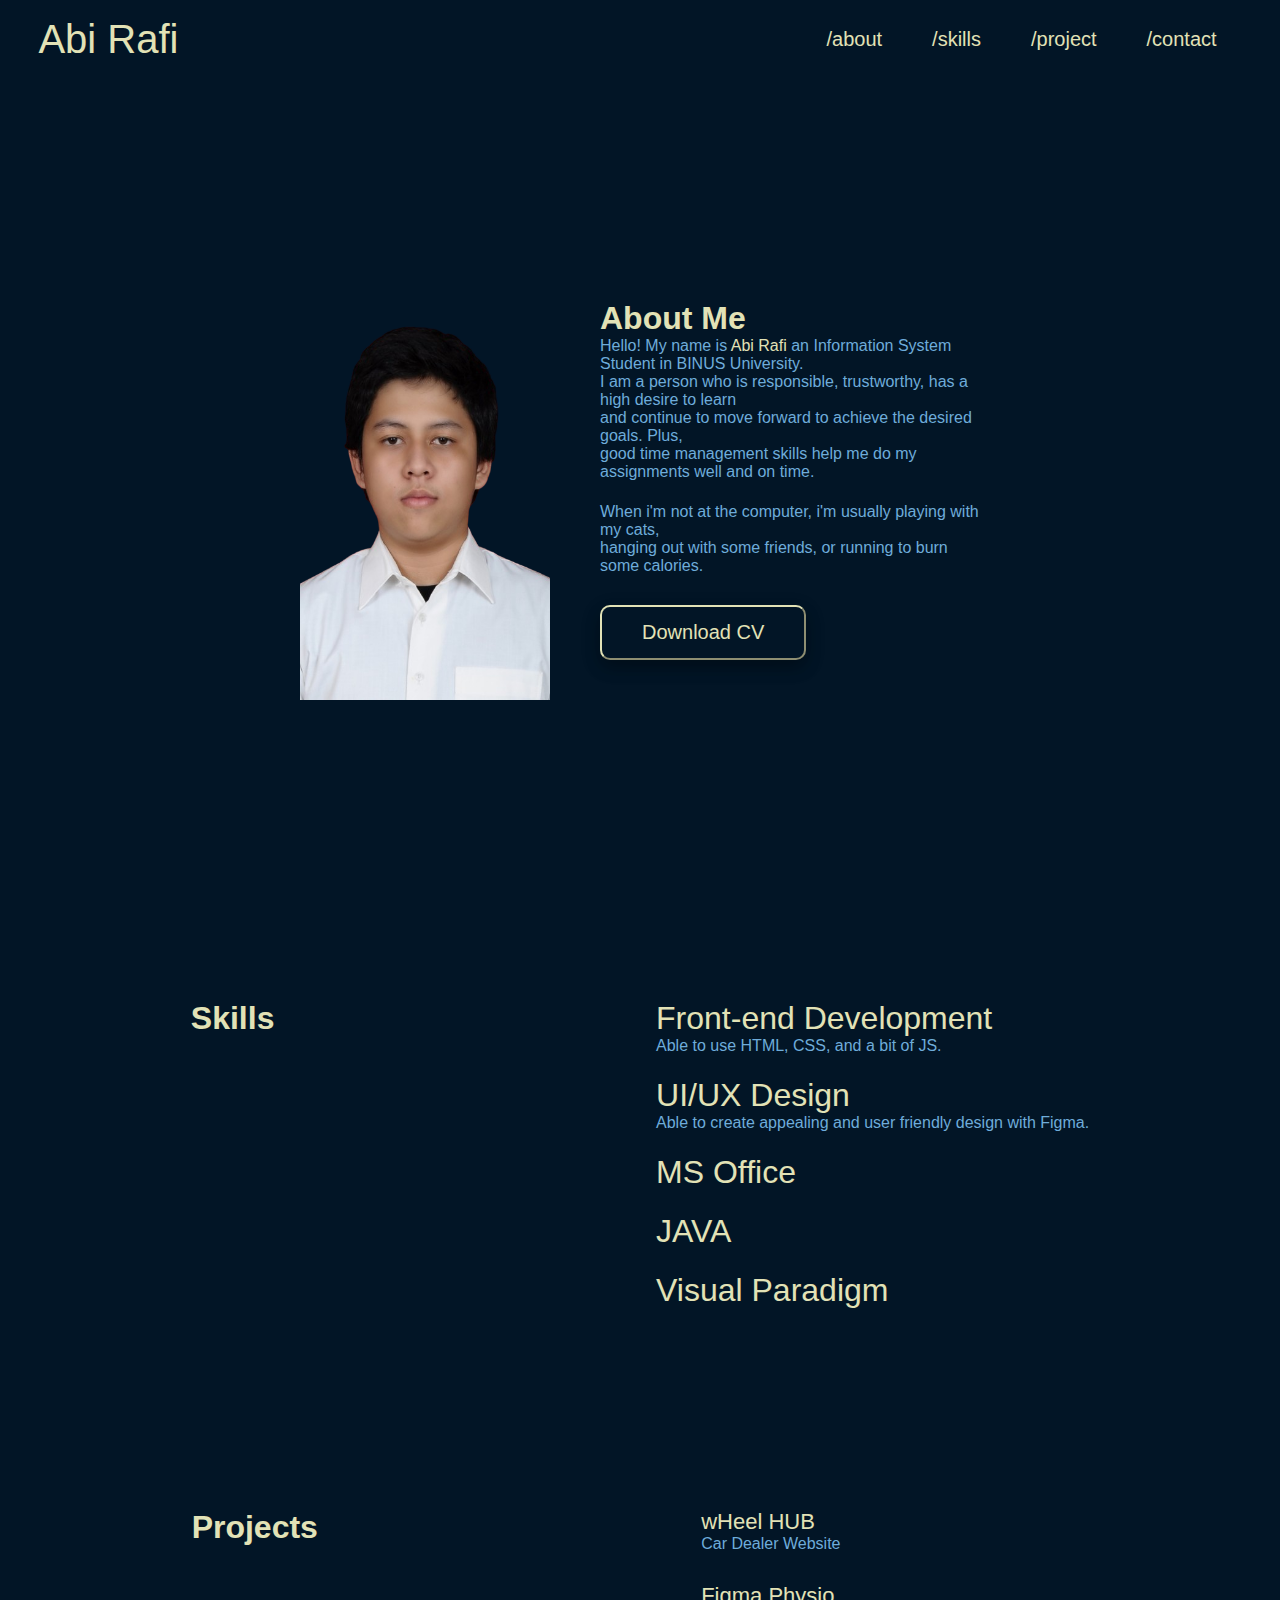
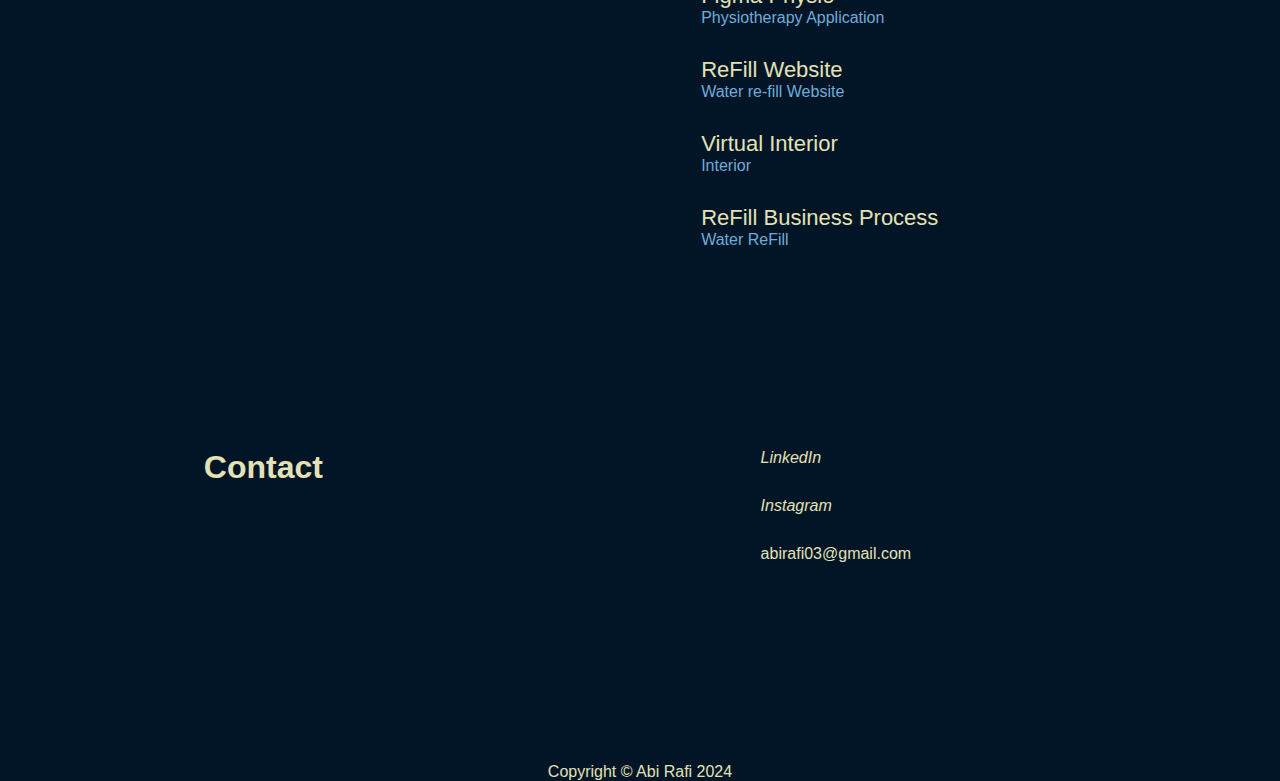
<file: index.html>
<!DOCTYPE html>
<html lang="en">

<head>
    <meta charset="UTF-8">
    <meta name="viewport" content="width=device-width, initial-scale=1.0">
    <title>Abi Rafi</title>
    <link rel="stylesheet" href="index.css">
    <link rel="stylesheet" href="index.js">
    <link rel="stylesheet" href="https://cdnjs.cloudflare.com/ajax/libs/font-awesome/4.7.0/css/font-awesome.min.css">
    <style>
        .fa,
        .fa-bars {
            font-size: 3em;
            display: none;
        }

        @media screen and (max-width: 768px) {

            .fa,
            .fa-bars {
                display: block;
            }

        }
    </style>
</head>

<body>
    <header>
        <nav class="navbar">
            <div class="nav-left">
                <a href="">Abi Rafi</a>
            </div>
            <div class="nav-right">
                <ul class="">
                    <li class="dropdown">
                        <ul class="dropdown-menu">
                            <li><a href="#">/about</a></li>
                            <li><a href="#skill">/skills</a></li>
                            <li><a href="#projects">/project</a></li>
                            <li><a href="#contacts">/contact</a></li>
                        </ul>
                    </li>
                </ul>
            </div>
            <i class="fa fa-bars"></i>
        </nav>
    </header>

    <section class="sect" id="about">
        <img align="left" src="PF_4X6-removebg-preview.png" alt="">
        <div class="about">
            <h1>About Me</h1>
            <p>Hello! My name is <span>Abi Rafi</span> an Information System Student in BINUS University. <br>I am a person who is responsible, trustworthy, has a high desire to learn <br>and continue to move forward to achieve the desired goals. Plus,<br> good time management skills help me do my assignments well and on time. </p>
            <h3>|</h3>
            <p>When i'm not at the computer, i'm usually playing with my cats,<br> hanging out with some friends, or
                running to burn some calories.</p>
                <button>Download CV</button>
        </div>

    </section>


    <section id="skill" class="skills">
        <div>
            <h1>Skills</h1>
        </div>
        <div class="skillbor">
            <div class="skill1">
                <h1>Front-end Development</h1>
                <p>Able to use HTML, CSS, and a bit of JS.</p>
            </div>
            <h3>|</h3>
            <div class="skill2">
                <h1>UI/UX Design</h1>
                <p>Able to create appealing and user friendly design with Figma.</p>
            </div>
            <h3>|</h3>
            <div class="skill2">
                <h1>MS Office</h1>
            </div>
            <h3>|</h3>
            <div class="skill2">
                <h1>JAVA</h1>
            </div>
            <h3>|</h3>
            <div class="skill2">
                <h1>Visual Paradigm</h1>
            </div>
        </div>

    </section>

    <section class="project" id="projects">
        <h1>Projects</h1>
        <div class="proj">
            <div class="proj1">
                <a href="projectwbad/home.html">wHeel HUB</a>
                <p>Car Dealer Website</p>
            </div>
            <div class="proj2">
                <a
                    href="https://www.figma.com/design/bTtrWDbd7A3SPa3urPNpYl/PROJECT-UX-LAB?node-id=0-1&t=2OCfRgVmaMVkm4En-1">Figma
                    Physio</a>
                <p>Physiotherapy Application</p>
            </div>
            <div class="proj3">
                <a href="Project WBA Lecture/refill.html">ReFill Website</a>
                <p>Water re-fill Website</p>
            </div>
            <div class="proj4">
                <a
                    href="https://www.figma.com/proto/BJ1tDhizg2y331z4tThaBF/TM-5?page-id=0%3A1&node-id=8-793&starting-point-node-id=4%3A416&t=JjRW11Js4HxFpM93-1">Virtual
                    Interior</a>
                <p>Interior</p>
            </div>
            <div class="proj5">
                <a
                    href="https://docs.google.com/document/d/1dz7tG-ekh870-dKMeq1qydr6gFvVxr6vGydTUNM1RR8/edit?usp=sharing">ReFill
                    Business Process</a>
                <p>Water ReFill</p>
            </div>
        </div>
    </section>

    <section class="contact" id="contacts">
        <h1>Contact</h1>
        <div class="cont">
            <div class="cont1">
                <a href="https://www.linkedin.com/in/abi-rafi-957002267">LinkedIn</a>
            </div>
            <div class="cont2">
                <a href="https://www.instagram.com/abirafiii/">Instagram</a>
            </div>
            <div class="cont3">
                <p>abirafi03@gmail.com</p>
            </div>
        </div>
    </section>

    <footer>
        <p>Copyright &copy; Abi Rafi 2024</p>
    </footer>



    <script>
        const bars = document.querySelector("nav .fa-bars");
        const ul = document.querySelector("nav .nav-right")
        bars.addEventListener('click', () => {
            ul.classList.toggle('show')
        })


    </script>
</body>

</html>
</file>
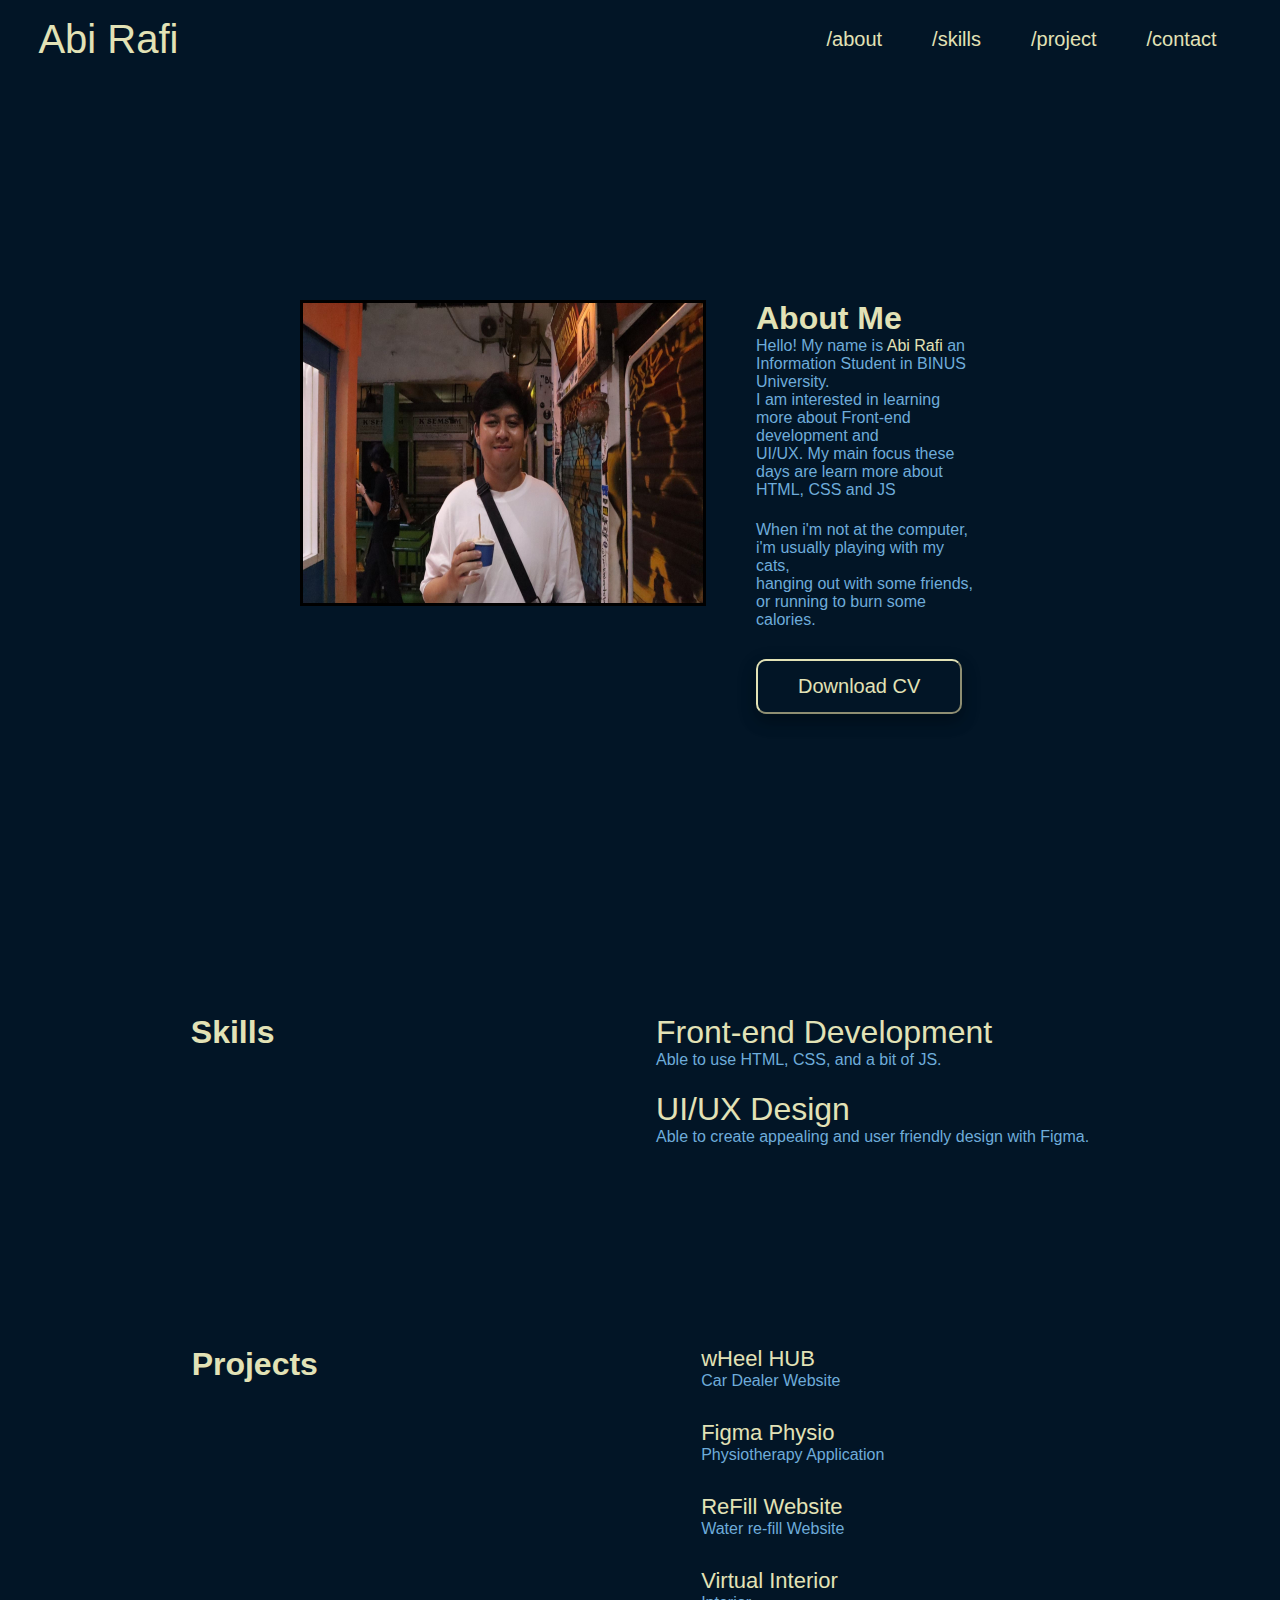
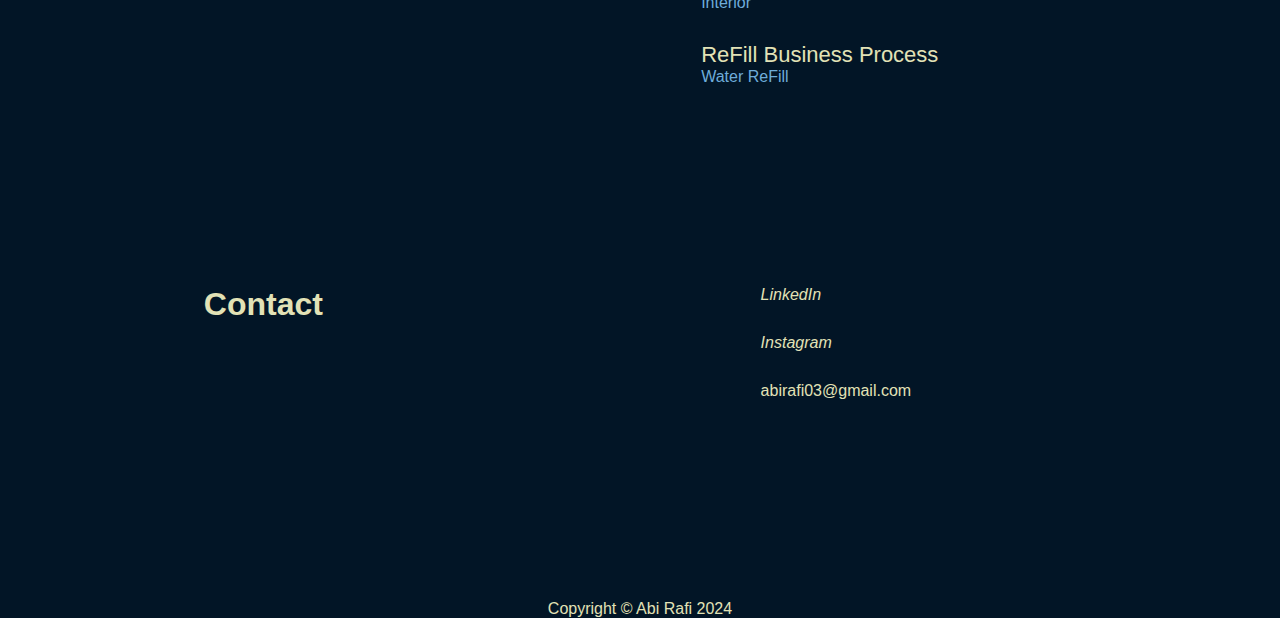
<file: Portofolio/index.html>
<!DOCTYPE html>
<html lang="en">

<head>
    <meta charset="UTF-8">
    <meta name="viewport" content="width=device-width, initial-scale=1.0">
    <title>Document</title>
    <link rel="stylesheet" href="index.css">
    <link rel="stylesheet" href="index.js">
    <link rel="stylesheet" href="https://cdnjs.cloudflare.com/ajax/libs/font-awesome/4.7.0/css/font-awesome.min.css">
    <style>
        .fa,
        .fa-bars {
            font-size: 3em;
            display: none;
        }

        @media screen and (max-width: 768px) {

            .fa,
            .fa-bars {
                display: block;
            }

        }
    </style>
</head>

<body>
    <header>
        <nav class="navbar">
            <div class="nav-left">
                <a href="">Abi Rafi</a>
            </div>
            <div class="nav-right">
                <ul class="">
                    <li class="dropdown">
                        <ul class="dropdown-menu">
                            <li><a href="#">/about</a></li>
                            <li><a href="#skill">/skills</a></li>
                            <li><a href="#projects">/project</a></li>
                            <li><a href="#contacts">/contact</a></li>
                        </ul>
                    </li>
                </ul>
            </div>
            <i class="fa fa-bars"></i>
        </nav>
    </header>

    <section class="sect" id="about">
        <img align="left" src="potrait.jpeg" alt="">
        <div class="about">
            <h1>About Me</h1>
            <p>Hello! My name is <span>Abi Rafi</span> an Information Student in BINUS University. <br>I am interested
                in learning more about Front-end development and <br>UI/UX. My main focus these days are learn more
                about HTML, CSS and JS </p>
            <h3>|</h3>
            <p>When i'm not at the computer, i'm usually playing with my cats,<br> hanging out with some friends, or
                running to burn some calories.</p>
                <button>Download CV</button>
        </div>

    </section>


    <section id="skill" class="skills">
        <div>
            <h1>Skills</h1>
        </div>
        <div class="skillbor">
            <div class="skill1">
                <h1>Front-end Development</h1>
                <p>Able to use HTML, CSS, and a bit of JS.</p>
            </div>
            <h3>|</h3>
            <div class="skill2">
                <h1>UI/UX Design</h1>
                <p>Able to create appealing and user friendly design with Figma.</p>
            </div>
        </div>

    </section>

    <section class="project" id="projects">
        <h1>Projects</h1>
        <div class="proj">
            <div class="proj1">
                <a href="projectwbad/home.html">wHeel HUB</a>
                <p>Car Dealer Website</p>
            </div>
            <div class="proj2">
                <a
                    href="https://www.figma.com/design/bTtrWDbd7A3SPa3urPNpYl/PROJECT-UX-LAB?node-id=0-1&t=2OCfRgVmaMVkm4En-1">Figma
                    Physio</a>
                <p>Physiotherapy Application</p>
            </div>
            <div class="proj3">
                <a href="Project WBA Lecture/refill.html">ReFill Website</a>
                <p>Water re-fill Website</p>
            </div>
            <div class="proj4">
                <a
                    href="https://www.figma.com/proto/BJ1tDhizg2y331z4tThaBF/TM-5?page-id=0%3A1&node-id=8-793&starting-point-node-id=4%3A416&t=JjRW11Js4HxFpM93-1">Virtual
                    Interior</a>
                <p>Interior</p>
            </div>
            <div class="proj5">
                <a
                    href="https://docs.google.com/document/d/1dz7tG-ekh870-dKMeq1qydr6gFvVxr6vGydTUNM1RR8/edit?usp=sharing">ReFill
                    Business Process</a>
                <p>Water ReFill</p>
            </div>
        </div>
    </section>

    <section class="contact" id="contacts">
        <h1>Contact</h1>
        <div class="cont">
            <div class="cont1">
                <a href="https://www.linkedin.com/in/abi-rafi-957002267">LinkedIn</a>
            </div>
            <div class="cont2">
                <a href="https://www.instagram.com/abirafiii/">Instagram</a>
            </div>
            <div class="cont3">
                <p>abirafi03@gmail.com</p>
            </div>
        </div>
    </section>

    <footer>
        <p>Copyright &copy; Abi Rafi 2024</p>
    </footer>



    <script>
        const bars = document.querySelector("nav .fa-bars");
        const ul = document.querySelector("nav .nav-right")
        bars.addEventListener('click', () => {
            ul.classList.toggle('show')
        })


    </script>
</body>

</html>
</file>
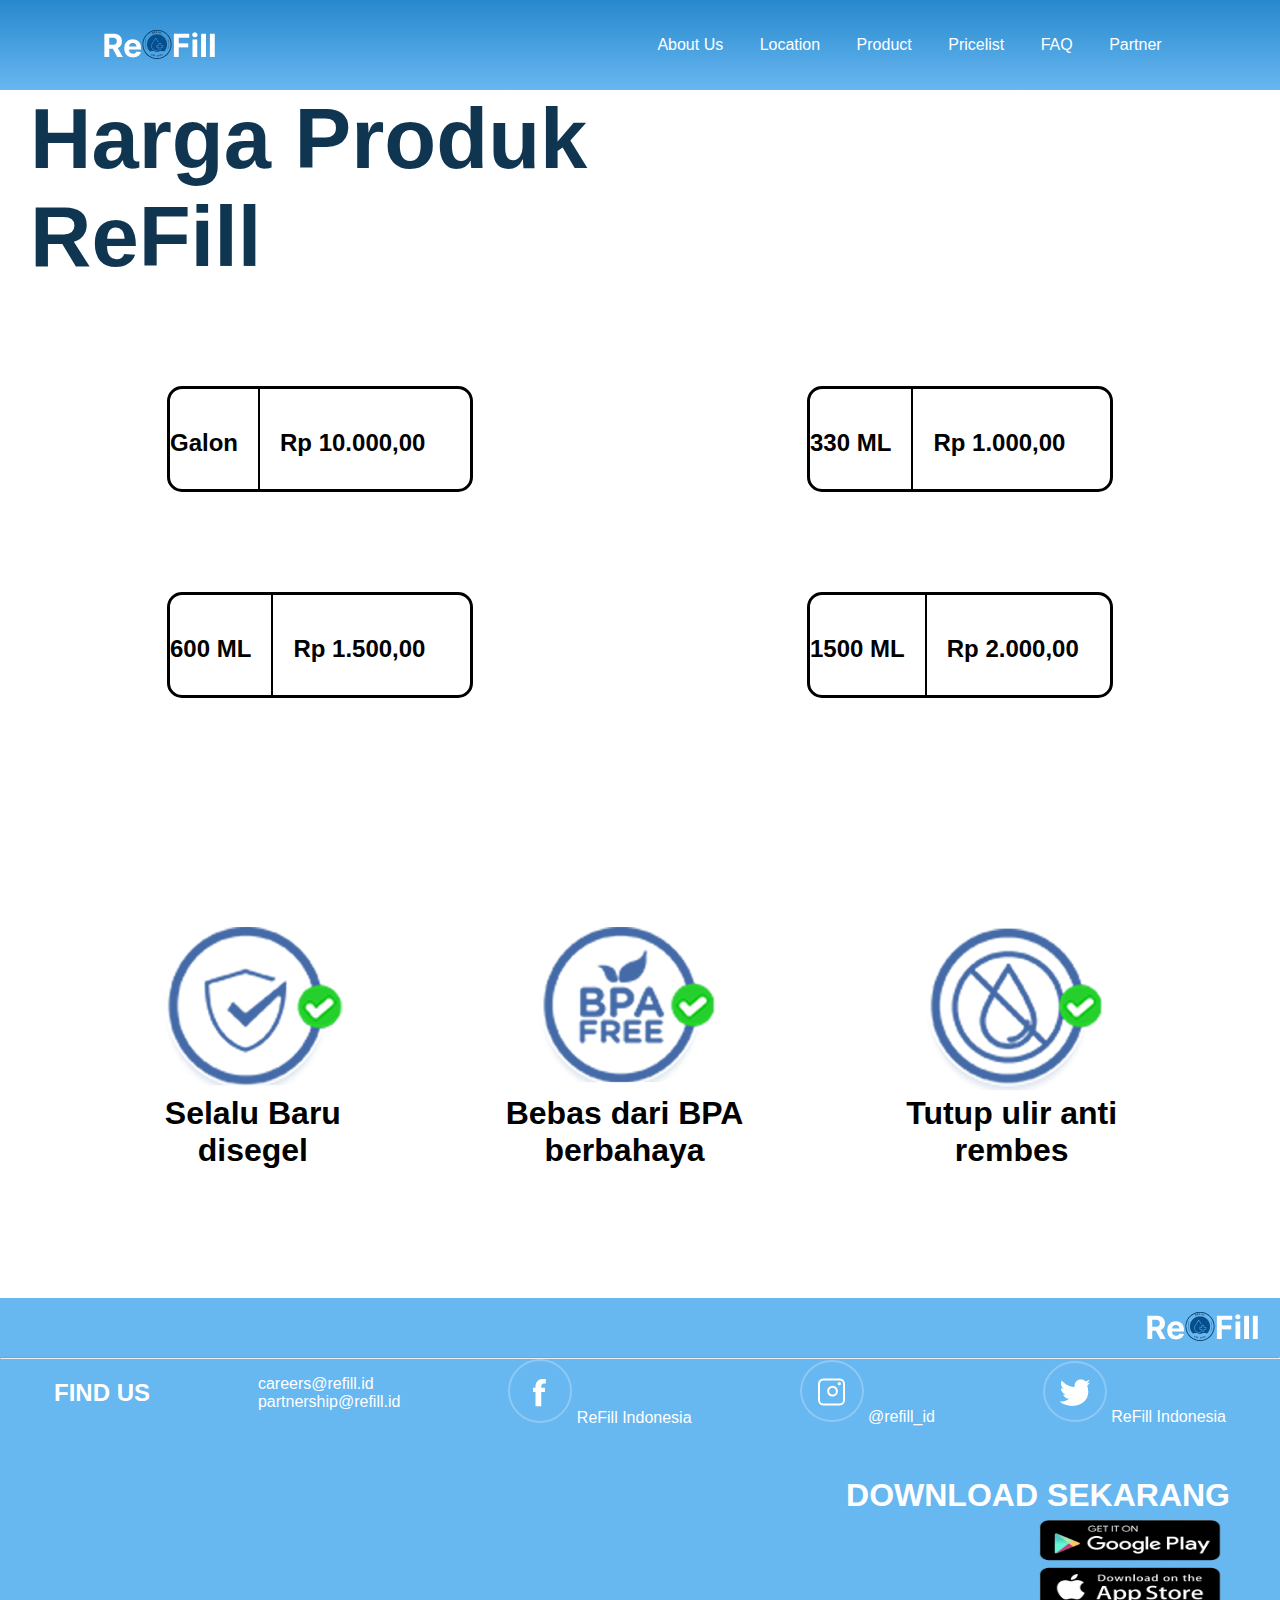
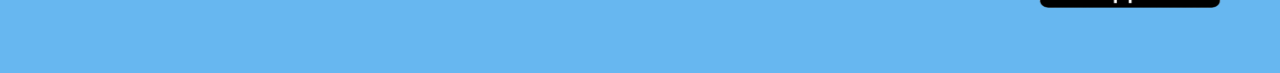
<file: Project WBA Lecture/pricelist.html>
<!DOCTYPE html>
<html lang="en">
<head>
    <meta charset="UTF-8">
    <meta name="viewport" content="width=device-width, initial-scale=1.0">
    <title>Document</title>
    <link rel="stylesheet" href="pricelist.css">
</head>
<body>
    
        
            <div class="navbar">
                <img class="logo" src="logo2.png" alt="">
                 <!-- <h2 class="logo">Re <img src="logo.png" alt=""> <span>Fill</span></h2> -->
                 <ul class="nav-right">
                    <a href="#">About Us</a>
                    <a href="#">Location</a>
                    <a href="product.html">Product</a>
                    <a href="#">Pricelist</a>
                    <a href="#">FAQ</a>
                    <a href="#">Partner</a>
                 </ul>
            </div>
        
            <div class="content">
                <h1>Harga Produk <br>ReFill</h1>
                
            </div>

            <div class="midsec">
                <div class="harga">
                    <div class="table1"> 
                        <div class="galon">
                            <h2>Galon</h2>
                        </div>
                        <div class="garis">
        
                        </div>
                        <div class="harga-galon">
                            <h2>Rp 10.000,00</h2>
                        </div>
                       
                    </div>
                    <div class="table2">
                        <div class="b330">
                            <h2>330 ML</h2>
                        </div> 
                            <div class="garis">
        
                            </div>
                            <div class="harga330">
                                <h2>Rp 1.000,00</h2>
                            </div>
                    </div>
                </div>
        
                <div class="harga1">
                    <div class="table3"> 
                        <div class="b600">
                            <h2>600 ML</h2>
                        </div>
                        <div class="garis">
        
                        </div>
                        <div class="harga600">
                            <h2>Rp 1.500,00</h2>
                        </div>
                    </div>
                    <div class="table4">
                        <div class="b1500">
                            <h2>1500 ML</h2>
                        </div> 
                            <div class="garis">
        
                            </div>
                            <div class="harga1500">
                                <h2>Rp 2.000,00</h2>
                            </div>
                    </div>
                </div>
            </div>

        

        <div class="mid">
           <div class="detail">
                <img src="p1.png" alt="">
                <figcaption>Selalu Baru <br> disegel</figcaption>               
           </div>
           <div class="detail">
                <img src="p2.png" alt="">
                <figcaption>Bebas dari BPA <br> berbahaya</figcaption>               
           </div>
           <div class="detail">
                <img src="p3.png" alt="">
                <figcaption>Tutup ulir anti <br> rembes</figcaption>             
           </div>
        </div>

      
 

        <div class="footer">
            
        </div>

        <footer>
            <div class="img-logo">
              <img src="logo2.png" alt="" />
            </div>
            <hr />
            <div class="footelem">
              <h2>FIND US</h2>
              <h4>careers@refill.id <br />partnership@refill.id</h4>
              <p><img src="fb.png" alt=""> <span>ReFill Indonesia</span></p>
              <p><img src="ig.png" alt=""> <span>@refill_id</span></p>
              <p><img src="tw.png" alt=""> <span>ReFill Indonesia</span></p>
            </div>

            <div class="donlot">
                <h1>DOWNLOAD SEKARANG</h1>
                <img src="donlot.png" alt="">
            </div>
          </footer>

</body>
</html>
</file>
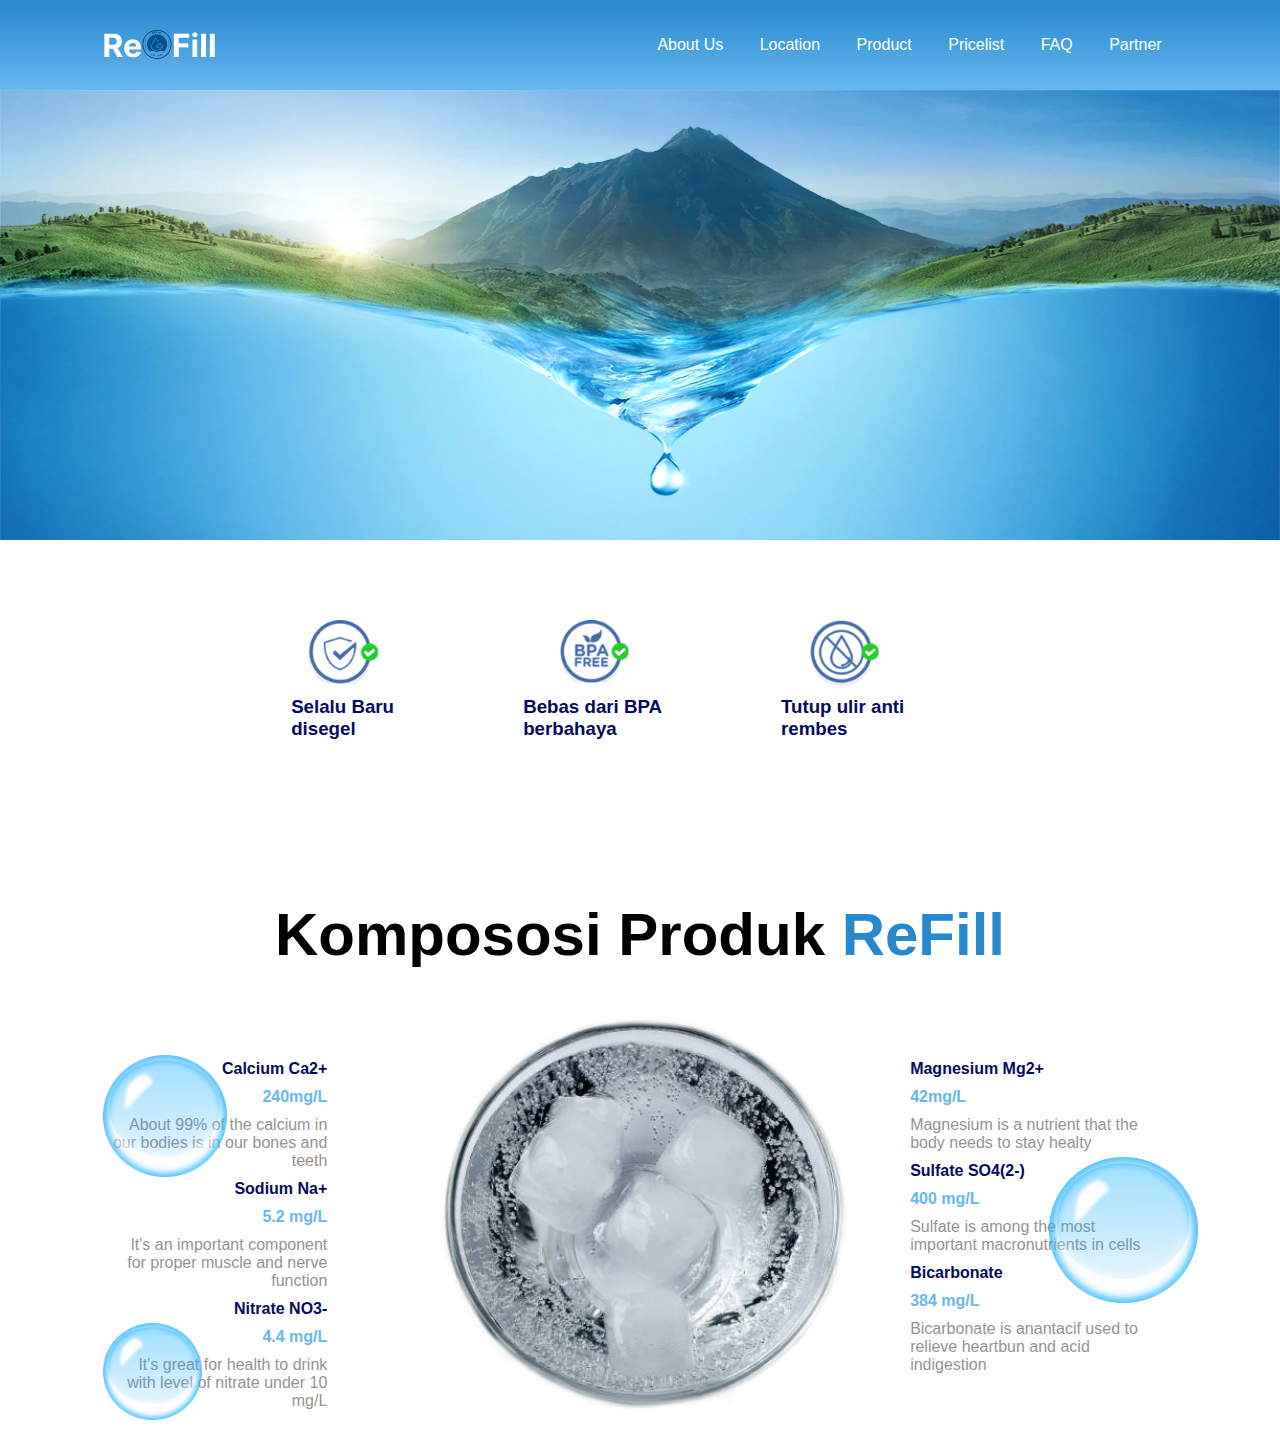
<file: Project WBA Lecture/product.html>
<!DOCTYPE html>
<html lang="en">
<head>
    <meta charset="UTF-8">
    <meta name="viewport" content="width=device-width, initial-scale=1.0">
    <title>product refill</title>
    <link rel="stylesheet" href="product.css">
</head>
<body>
    <div class="hero">
        <div class="navbar">
            <img class="logo" src="logo2.png" alt="">
             <!-- <h2 class="logo">Re <img src="logo.png" alt=""> <span>Fill</span></h2> -->
             <ul class="nav-right">
                <a href="#">About Us</a>
                <a href="#">Location</a>
                <a href="#">Product</a>
                <a href="pricelist.html">Pricelist</a>
                <a href="#">FAQ</a>
                <a href="#">Partner</a>
             </ul>
        </div>
    </div>

    <div class="offer">
        <div class="offer-detail">
            <img src="p1.png" alt="">
            <h3>Selalu Baru <br> disegel</h3>
        </div>
        <div class="offer-detail">
            <img src="p2.png" alt="">
            <h3>Bebas dari BPA <br> berbahaya</h3>
        </div> <div class="offer-detail">
            <img src="p3.png" alt="">
            <h3>Tutup ulir anti <br> rembes</h3>
        </div>
    </div>

    <div class="banner">
        <h3>Kompososi Produk <span>ReFill</span></h3>
        <div class="box">
            <img src="gunung.webp" alt="">
        </div>
    </div>
    
    <div class="about-product">
        <img src="water.jpeg" alt="">
    </div>

    <div class="description-container">
        <div class="com-left">
            <div class="description">
                <img src="bubble.png" alt="">
                <p id="des-satu">Calcium Ca2+ </p>
                <p id="des-dua">240mg/L</p>
                <p id="des-tiga">About 99% of the calcium in our bodies is in our bones and teeth</p>
            </div>
            <div class="description">
                <p id="des-satu">Sodium Na+</p>
                <p id="des-dua">5.2 mg/L</p>
                <p id="des-tiga">It's an important component for proper muscle and nerve function</p>
            </div>
            <div class="description">
                <p id="des-satu">Nitrate NO3-</p>
                <img src="bubble.png" alt="" id="bubble-small">
                <p id="des-dua">4.4 mg/L</p>
                <p id="des-tiga">It's great for health to drink with level of nitrate under 10 mg/L</p>
            </div>
        </div>
        <div class="com-right">
            <div class="description">
                <p id="des-satu">Magnesium Mg2+ </p>
                <p id="des-dua">42mg/L</p>
                <p id="des-tiga">Magnesium is a nutrient that the body needs to stay healty</p>
            </div>
            <div class="description">
                <img src="bubble.png" alt="" id="bubble-big">
                <p id="des-satu">Sulfate SO4(2-)</p>
                <p id="des-dua">400 mg/L</p>
                <p id="des-tiga">Sulfate is among the most important macronutrients in cells</p>
            </div>
            <div class="description">
                <p id="des-satu">Bicarbonate</p>
                <p id="des-dua">384 mg/L</p>
                <p id="des-tiga">Bicarbonate is anantacif used to relieve heartbun and acid indigestion</p>
            </div>
        </div>
    </div>
</body>
</html>
</file>
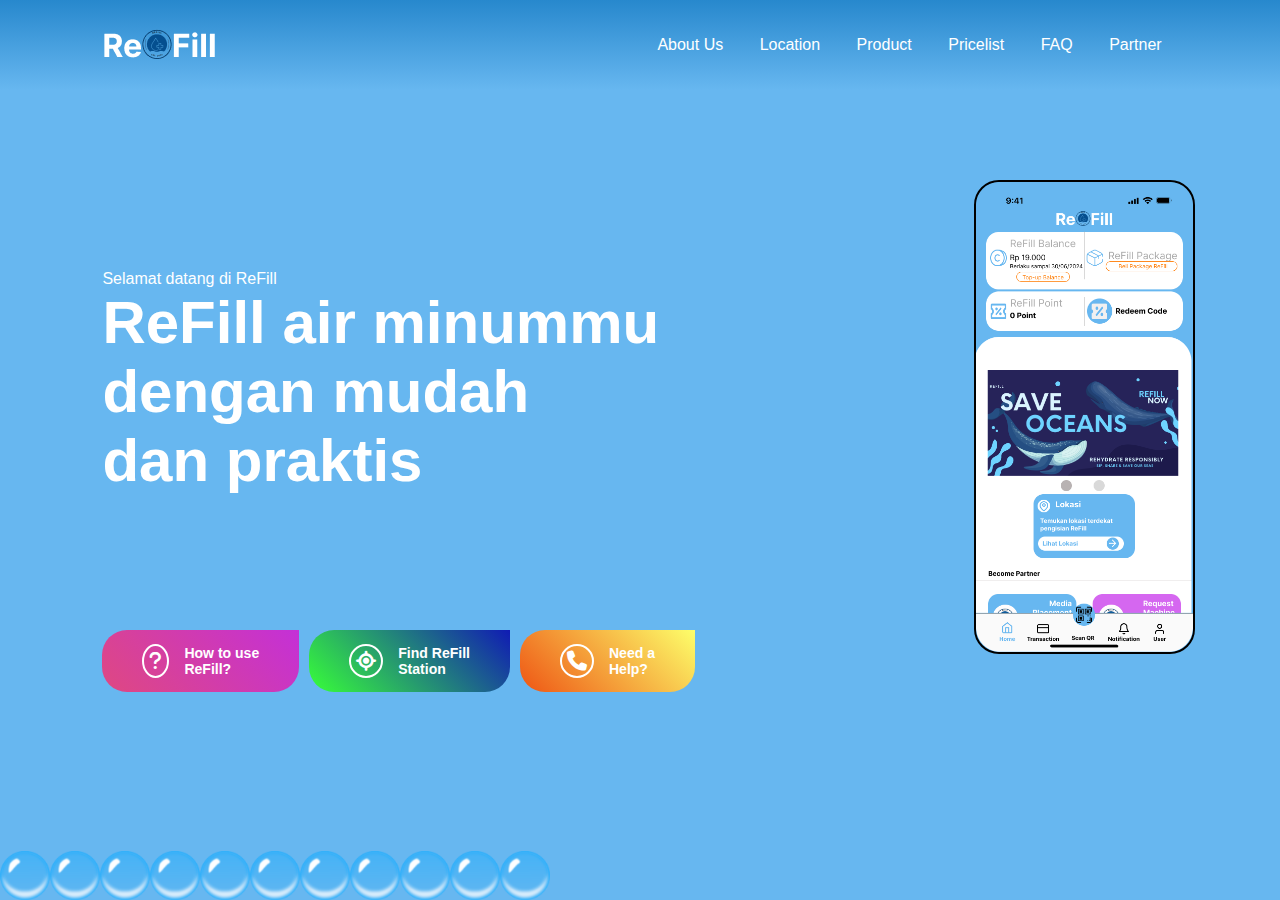
<file: Project WBA Lecture/refill.html>
<!DOCTYPE html>
<html lang="en">
<head>
    <meta charset="UTF-8">
    <meta name="viewport" content="width=device-width, initial-scale=1.0">
    <title>Refill</title>
    <link rel="stylesheet" href="refill.css">
     <!--Font awesome cdn link -->
     <link rel="stylesheet" href="https://cdnjs.cloudflare.com/ajax/libs/font-awesome/6.5.2/css/all.min.css">
</head>
<body>
   <div class="hero">
        <div class="navbar">
            <img class="logo" src="logo2.png" alt="">
             <!-- <h2 class="logo">Re <img src="logo.png" alt=""> <span>Fill</span></h2> -->
             <ul class="nav-right">
                <a href="#">About Us</a>
                <a href="#">Location</a>
                <a href="product.html">Product</a>
                <a href="pricelist.html">Pricelist</a>
                <a href="#">FAQ</a>
                <a href="#">Partner</a>
             </ul>
        </div>
    </div>
    <div class="content">
        <p>Selamat datang di ReFill</p>
        <h2>ReFill air minummu <br>dengan mudah <br>dan praktis</h2>
        <!-- <p>Refill adalah usaha yang berkomitmen untuk mengurangi sampah plastik dengan memprioritaskan penggunaan tumbler pribadi oleh pelanggan. Kami juga menyediakan gelas kertas ramah lingkungan sebagai alternatif bagi mereka yang tidak membawa tumbler. Dengan aplikasi Refill, pengguna dapat dengan mudah menemukan tempat pengisian air minum terdekat, melihat menu, dan bahkan melakukan pembayaran cashless.</p> -->
        <!-- <img src="fb.png" alt="">
        <img src="ig.png" alt="">
        <img src="tw.png" alt=""> -->
    </div>
    
    <div class="container">
        <div class="small-box" id="bOne">
            <i class="fa fa-question"></i>
            <h3>How to use <br> ReFill?</h3>
        </div>
        <div class="small-box" id="bTwo">
            <i class="fa fa-location"></i>
            <h3>Find ReFill <br> Station</h3>
        </div><div class="small-box" id="bThree">
            <i class="fa fa-phone"></i>
            <h3>Need a <br> Help?</h3>
        </div>
    </div>

    <div class="app-image">
        <img src="Halaman Home 1.png" alt="">
        <!-- <img src="Halaman Home 4.png" id="app-image-2" alt=""> -->
    </div>

    <!-- <div class="icon">
        <img src="fb.png" alt="">
        <img src="ig.png" alt="">
        <img src="tw.png" alt="">
    </div> -->
    <div class="bubbles">
        <img src="bubble.png" alt="">
        <img src="bubble.png" alt="">
        <img src="bubble.png" alt="">
        <img src="bubble.png" alt="">
        <img src="bubble.png" alt="">
        <img src="bubble.png" alt="">
        <img src="bubble.png" alt="">
        <img src="bubble.png" alt="">
        <img src="bubble.png" alt="">
        <img src="bubble.png" alt="">
        <img src="bubble.png" alt="">

    </div>
   
</body>
</html>
</file>
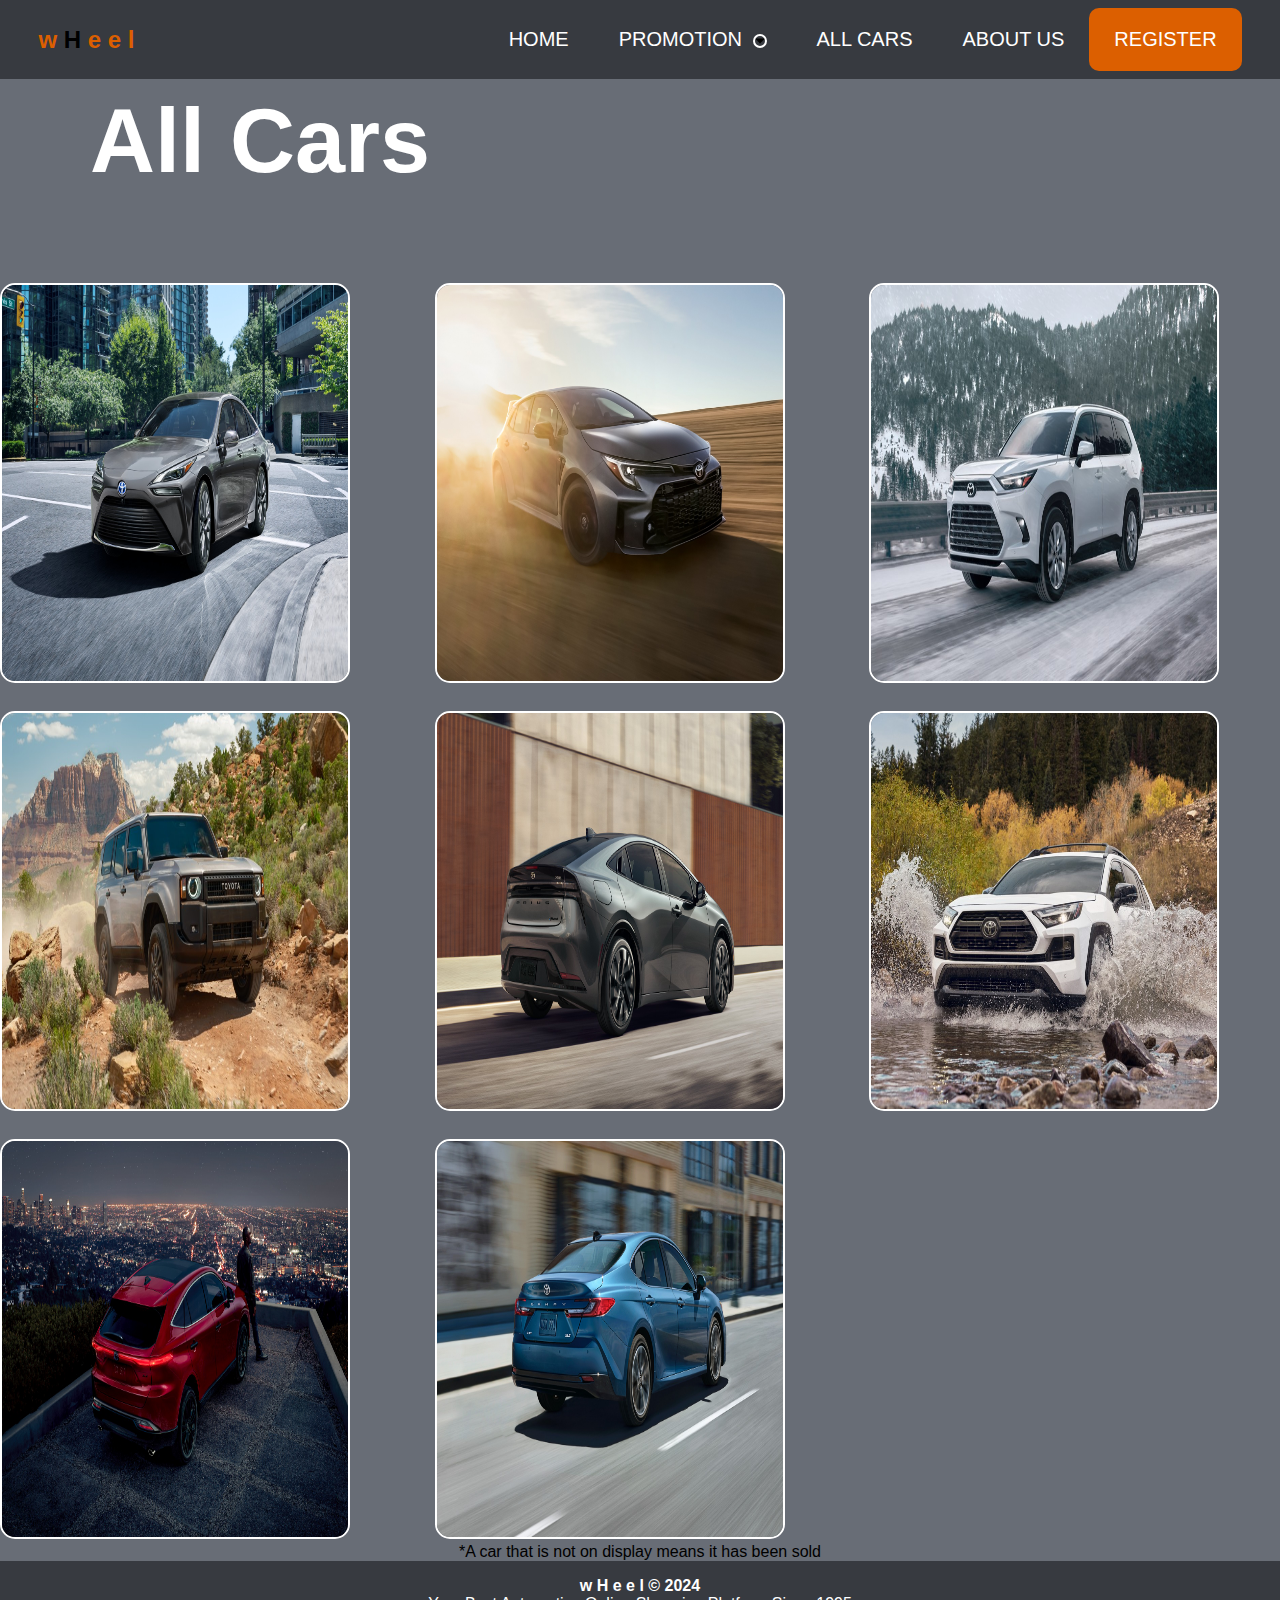
<file: projectwbad/allcars.html>
<!DOCTYPE html>
<html lang="en">
<head>
    <meta charset="UTF-8">
    <meta name="viewport" content="width=device-width, initial-scale=1.0">
    <title>All Cars</title>
    <link rel="stylesheet" href="https://cdnjs.cloudflare.com/ajax/libs/font-awesome/4.7.0/css/font-awesome.min.css">
    <link rel="stylesheet" href="allcars.css">
</head>
<body>
    <header>
        <nav>
            <div class="nav-left">
                <h2 class="logo">w <span class="h-word">H</span> e e l</h2>
            </div>
            <div class="nav-right">
                <ul class="">
                    <li><a href="home.html">HOME</a></li>
                    <li class="dropdown">
                        <a href="promotion.html">PROMOTION <img src="down_down_arrow.png" alt="down_down_arrow" class="down-arrow"></a>
                        <ul class="dropdown-menu">
                            <li><a href="mirai.html">MIRAI</a></li>
                            <li><a href="corolahb.html">COROLA HATCHBACK</a></li>
                            <li><a href="corolahybrid.html">COROLA HYBRID</a></li>
                            <li><a href="highlander.html">HIGHLANDER HYBRID</a></li>
                            <li><a href="sienna.html">SIENNA</a></li>
                        </ul>
                    </li>
                    <li><a href="allcars.html">ALL CARS</a></li>
                    <li><a href="AboutUs.html">ABOUT US</a></li>
                    <li id="register"><a href="Register.html">REGISTER</a></li>
                </ul>
                </div>
              <i class="fa fa-bars"></i>
        </nav>
    </header>

      <main>
        <h1 class="judul">All Cars</h1>
        <section class="car-list">
            <figure>
                <img src="Assets/product_card/2023_Mirai.jpeg" alt="mobil1">
                <figcaption>2023 Toyota Mirai</figcaption>
              </figure>
              <figure>
                <img src="Assets/product_card/2024_GR_Corolla.jpeg" alt="mobil2">
                <figcaption>2024 Toyota GR Corolla</figcaption>
              </figure>
              <figure>
                <img src="Assets/product_card/2024_grand_highlander.jpeg" alt="mobil3">
                <figcaption>2024 Toyota Grand Highlander</figcaption>
              </figure>
              <figure>
                <img src="Assets/product_card/2024_land_cruiser.jpeg" alt="mobil4">
                <figcaption>2024 Toyota Land Cruiser</figcaption>
              </figure>
              <figure>
                <img src="Assets/product_card/2024_prius_prime.jpeg" alt="mobil5">
                <figcaption>2024 Toyota Prius Prime</figcaption>
              </figure>
              <figure>
                <img src="Assets/product_card/2024_RAV4.jpeg" alt="mobil6">
                <figcaption>2024 Toyota RAV4</figcaption>
              </figure>
              <figure>
                <img src="Assets/product_card/2024_venza.jpeg" alt="mobil7">
                <figcaption>2024 Toyota Venza</figcaption>
              </figure>
              <figure>
                <img src="Assets/product_card/2025_Camry.jpeg" alt="mobil8">
                <figcaption>2025 Toyota Camry</figcaption>
              </figure>
              </section>
            <p>*A car that is not on display means it has been sold</p>
    </main>

    <footer>
      <div class="footer-word">
          <strong><span class="footer-logo">w</span> H <span class="footer-logo">e e l</span> &copy; 2024</strong>
          <p>Your Best Automotive Online Shopping Platform Since 1995</p>
      </div>
  </footer>

    <script>
        const bars = document.querySelector("nav .fa-bars");
        const ul = document.querySelector("nav .nav-right ul")
        bars.addEventListener('click', ()=>{
          ul.classList.toggle('show')
        })
    </script>
</body>
</html>
</file>
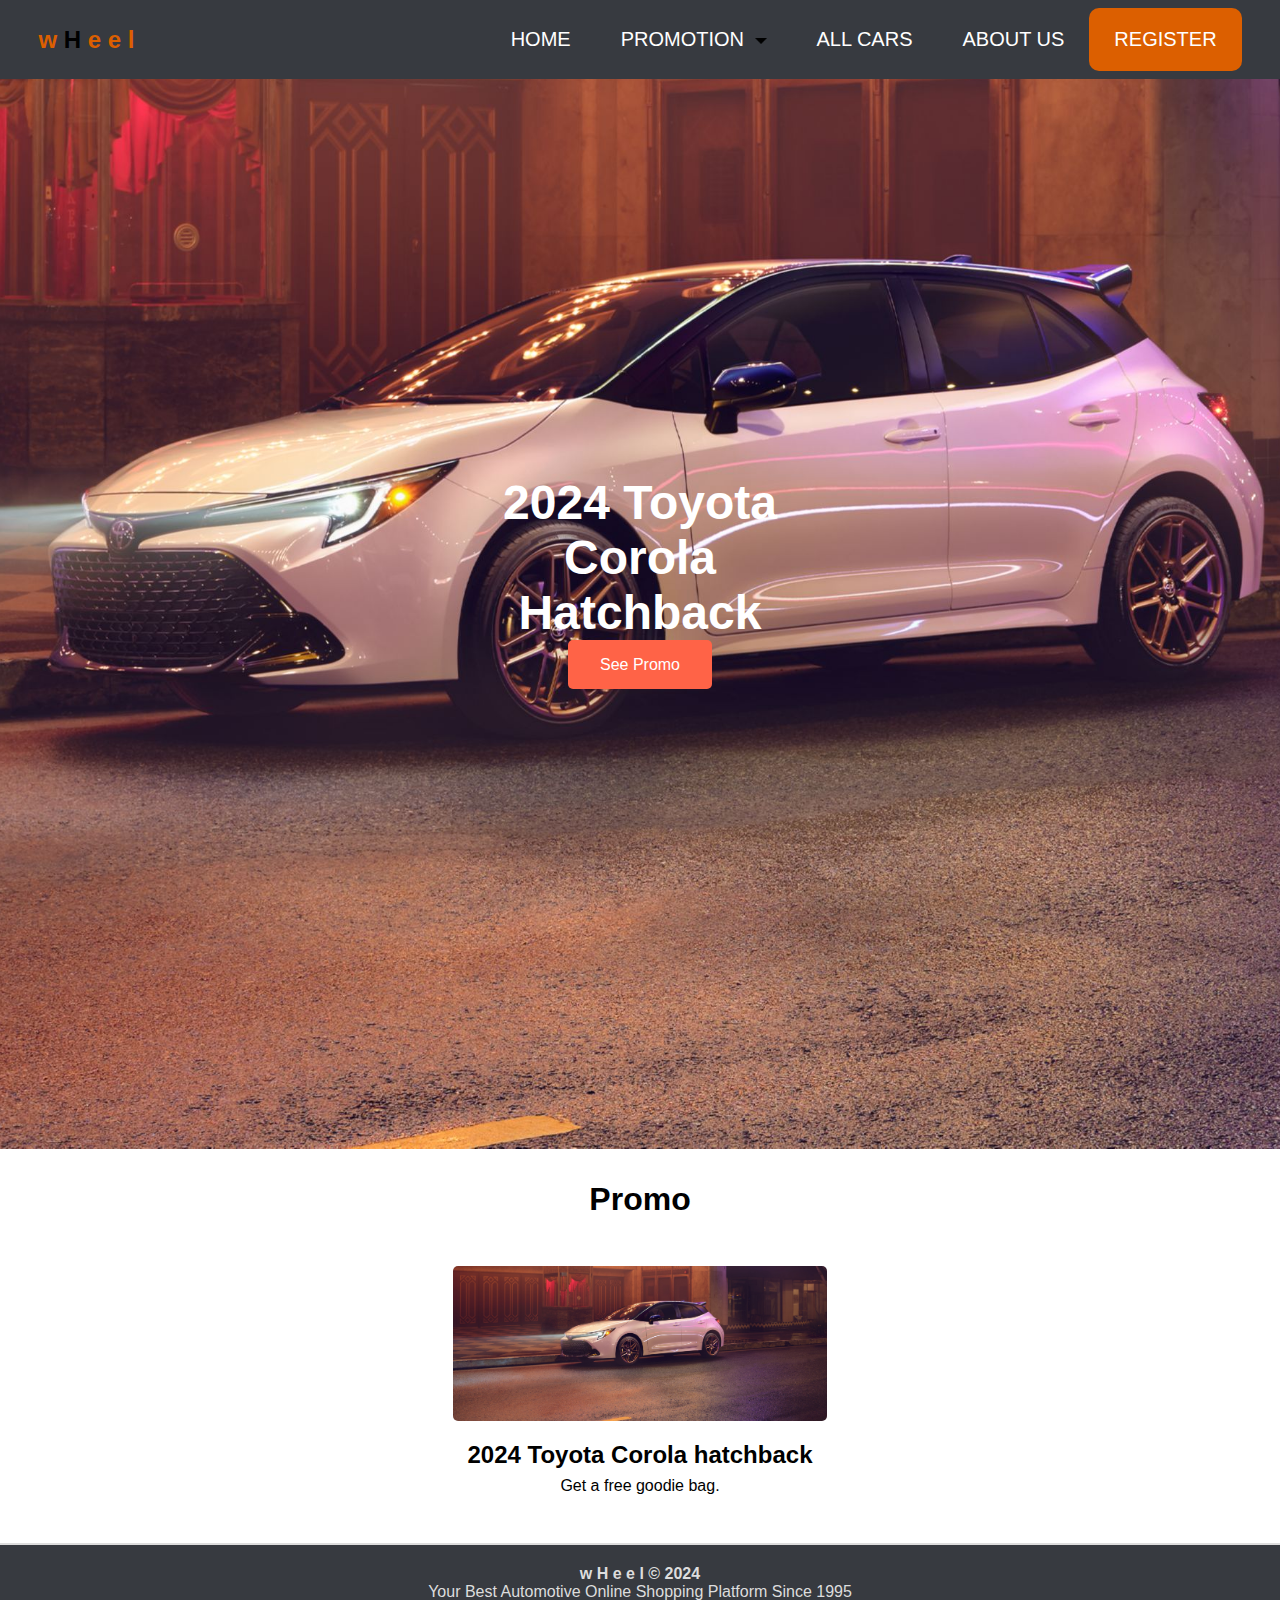
<file: projectwbad/corolahb.html>
<!DOCTYPE html>
<html lang="en">
<head>
    <meta charset="UTF-8">
    <meta name="viewport" content="width=device-width, initial-scale=1.0">
    <title>Document</title>
    <link rel="stylesheet" href="https://cdnjs.cloudflare.com/ajax/libs/font-awesome/4.7.0/css/font-awesome.min.css">
    <link rel="stylesheet" href="corolahb.css">
</head>
<body>
    <header>
        <nav>
            <div class="nav-left">
                <h2 class="logo">w <span class="h-word">H</span> e e l</h2>
            </div>
            <div class="nav-right">
                <ul class="">
                    <li><a href="home.html">HOME</a></li>
                    <li class="dropdown">
                        <a href="promotion.html">PROMOTION <img src="down_down_arrow.png" alt="down_down_arrow" class="down-arrow"></a>
                        <ul class="dropdown-menu">
                            <li><a href="mirai.html">MIRAI</a></li>
                            <li><a href="corolahb.html">COROLA HATCHBACK</a></li>
                            <li><a href="corolahybrid.html">COROLA HYBRID</a></li>
                            <li><a href="highlander.html">HIGHLANDER HYBRID</a></li>
                            <li><a href="sienna.html">SIENNA</a></li>
                        </ul>
                    </li>
                    <li><a href="allcars.html">ALL CARS</a></li>
                    <li><a href="AboutUs.html">ABOUT US</a></li>
                    <li id="register"><a href="Register.html">REGISTER</a></li>
                </ul>
                </div>
              <i class="fa fa-bars"></i>
        </nav>
    </header>

      <section class="sect">
        <h1>2024 Toyota Corola Hatchback</h1>
        <a href="#promos" class="promo-button">See Promo</a>
    </section>
    <section id="promos" class="promos">
        <h2>Promo</h2>
        <div class="promo">
            <img src="Assets/promotion_banner/2024_corola_hatchback.jpeg" alt="Promo 1">
            <h3>2024 Toyota Corola hatchback</h3>
            <p>Get a free goodie bag.</p>
        </div>
        
    </section>
</main>
<footer>
    <div class="footer-word">
        <strong><span class="footer-logo">w</span> H <span class="footer-logo">e e l</span> &copy; 2024</strong>
        <p>Your Best Automotive Online Shopping Platform Since 1995</p>
    </div>
</footer>

<script>
    const bars = document.querySelector("nav .fa-bars");
    const ul = document.querySelector("nav .nav-right ul")
    bars.addEventListener('click', ()=>{
      ul.classList.toggle('show')
    })
</script>
</body>
</html>
</file>
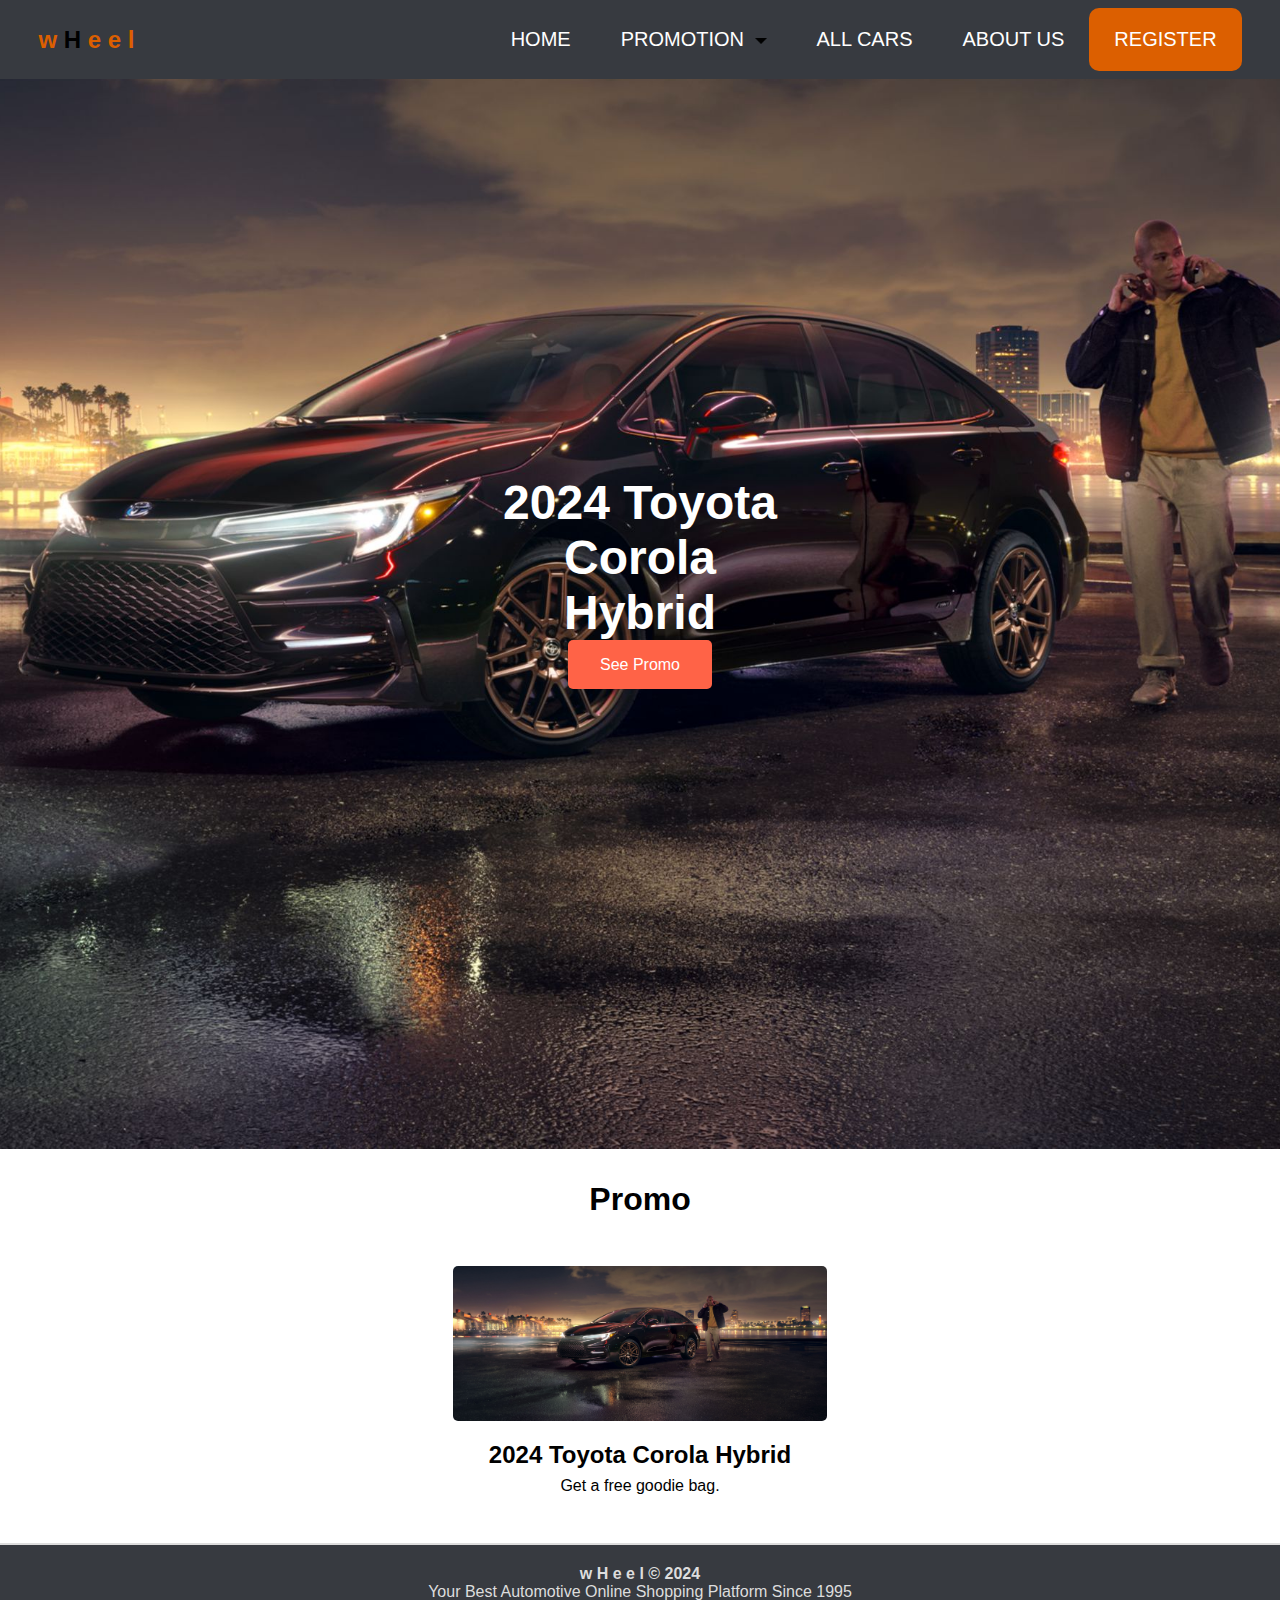
<file: projectwbad/corolahybrid.html>
<!DOCTYPE html>
<html lang="en">
<head>
    <meta charset="UTF-8">
    <meta name="viewport" content="width=device-width, initial-scale=1.0">
    <title>Document</title>
    <link rel="stylesheet" href="https://cdnjs.cloudflare.com/ajax/libs/font-awesome/4.7.0/css/font-awesome.min.css">
    <link rel="stylesheet" href="corolahybrid.css">
</head>
<body>
    <header>
        <nav>
            <div class="nav-left">
                <h2 class="logo">w <span class="h-word">H</span> e e l</h2>
            </div>
            <div class="nav-right">
                <ul class="">
                    <li><a href="home.html">HOME</a></li>
                    <li class="dropdown">
                        <a href="promotion.html">PROMOTION <img src="down_down_arrow.png" alt="down_down_arrow" class="down-arrow"></a>
                        <ul class="dropdown-menu">
                            <li><a href="mirai.html">MIRAI</a></li>
                            <li><a href="corolahb.html">COROLA HATCHBACK</a></li>
                            <li><a href="corolahybrid.html">COROLA HYBRID</a></li>
                            <li><a href="highlander.html">HIGHLANDER HYBRID</a></li>
                            <li><a href="sienna.html">SIENNA</a></li>
                        </ul>
                    </li>
                    <li><a href="allcars.html">ALL CARS</a></li>
                    <li><a href="AboutUs.html">ABOUT US</a></li>
                    <li id="register"><a href="Register.html">REGISTER</a></li>
                </ul>
                </div>
              <i class="fa fa-bars"></i>
        </nav>
    </header>

      <section class="sect">
        <h1>2024 Toyota Corola Hybrid</h1>
        <a href="#promos" class="promo-button">See Promo</a>
    </section>
    <section id="promos" class="promos">
        <h2>Promo</h2>
        <div class="promo">
            <img src="Assets/promotion_banner/2024_corola_hybrid.jpeg" alt="Promo 1">
            <h3>2024 Toyota Corola Hybrid</h3>
            <p>Get a free goodie bag.</p>
        </div>
        
    </section>
</main>
<footer>
    <div class="footer-word">
        <strong><span class="footer-logo">w</span> H <span class="footer-logo">e e l</span> &copy; 2024</strong>
        <p>Your Best Automotive Online Shopping Platform Since 1995</p>
    </div>
</footer>

<script>
    const bars = document.querySelector("nav .fa-bars");
    const ul = document.querySelector("nav .nav-right ul")
    bars.addEventListener('click', ()=>{
      ul.classList.toggle('show')
    })
</script>
</body>
</html>
</file>
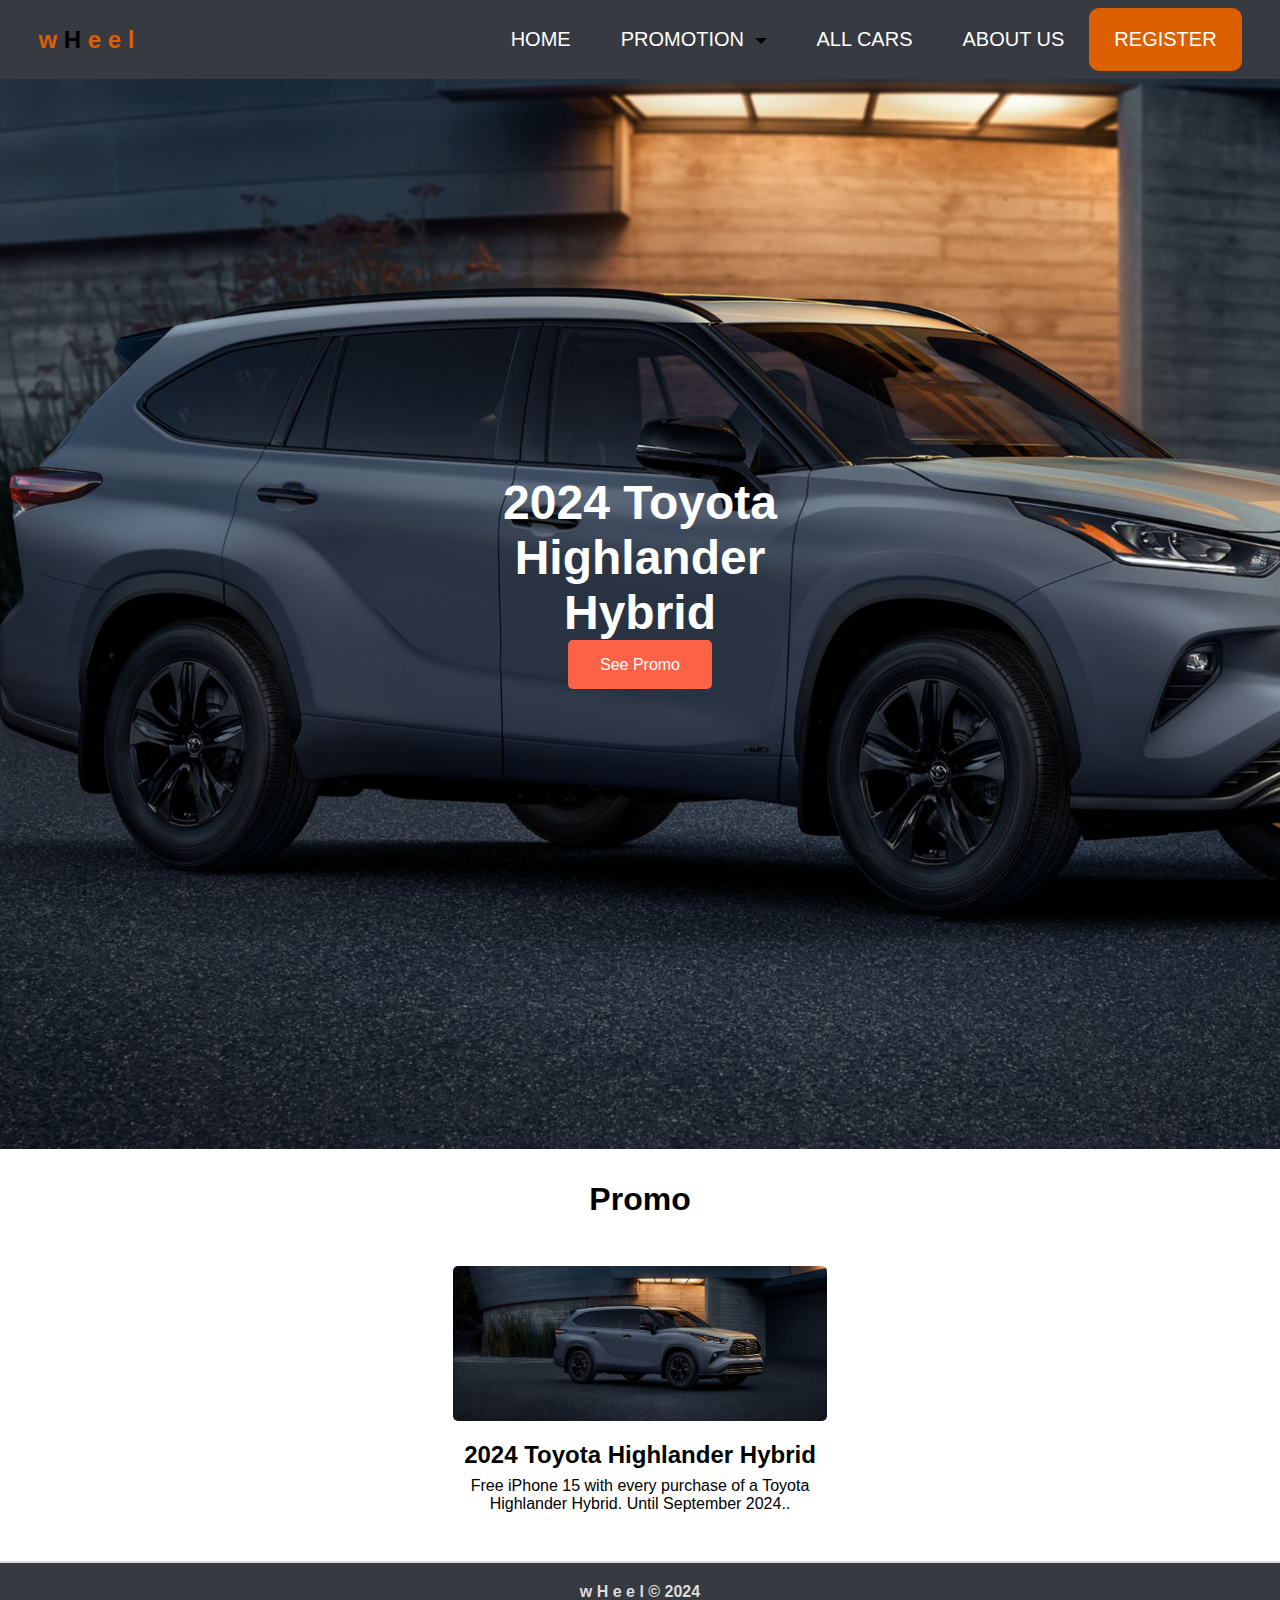
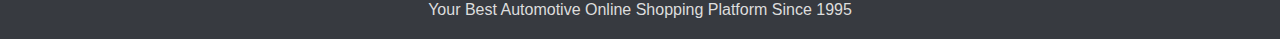
<file: projectwbad/highlander.html>
<!DOCTYPE html>
<html lang="en">
<head>
    <meta charset="UTF-8">
    <meta name="viewport" content="width=device-width, initial-scale=1.0">
    <title>Document</title>
    <link rel="stylesheet" href="https://cdnjs.cloudflare.com/ajax/libs/font-awesome/4.7.0/css/font-awesome.min.css">
    <link rel="stylesheet" href="highlander.css">
</head>
<body>
    <header>
        <nav>
            <div class="nav-left">
                <h2 class="logo">w <span class="h-word">H</span> e e l</h2>
            </div>
            <div class="nav-right">
                <ul class="">
                    <li><a href="home.html">HOME</a></li>
                    <li class="dropdown">
                        <a href="promotion.html">PROMOTION <img src="down_down_arrow.png" alt="down_down_arrow" class="down-arrow"></a>
                        <ul class="dropdown-menu">
                            <li><a href="mirai.html">MIRAI</a></li>
                            <li><a href="corolahb.html">COROLA HATCHBACK</a></li>
                            <li><a href="corolahybrid.html">COROLA HYBRID</a></li>
                            <li><a href="highlander.html">HIGHLANDER HYBRID</a></li>
                            <li><a href="sienna.html">SIENNA</a></li>
                        </ul>
                    </li>
                    <li><a href="allcars.html">ALL CARS</a></li>
                    <li><a href="AboutUs.html">ABOUT US</a></li>
                    <li id="register"><a href="Register.html">REGISTER</a></li>
                </ul>
                </div>
              <i class="fa fa-bars"></i>
        </nav>
    </header>

      <section class="sect">
        <h1>2024 Toyota Highlander Hybrid</h1>
        <a href="#promos" class="promo-button">See Promo</a>
    </section>
    <section id="promos" class="promos">
        <h2>Promo</h2>
        <div class="promo">
            <img src="Assets/promotion_banner/2024_highlander_hybrid.jpeg" alt="Promo 1">
            <h3>2024 Toyota Highlander Hybrid</h3>
            <p>Free iPhone 15 with every purchase of a Toyota Highlander Hybrid. Until September 2024..</p>
        </div>
        
    </section>
</main>
<footer>
    <div class="footer-word">
        <strong><span class="footer-logo">w</span> H <span class="footer-logo">e e l</span> &copy; 2024</strong>
        <p>Your Best Automotive Online Shopping Platform Since 1995</p>
    </div>
</footer>

<script>
    const bars = document.querySelector("nav .fa-bars");
    const ul = document.querySelector("nav .nav-right ul")
    bars.addEventListener('click', ()=>{
      ul.classList.toggle('show')
    })
</script>
</body>
</html>
</file>
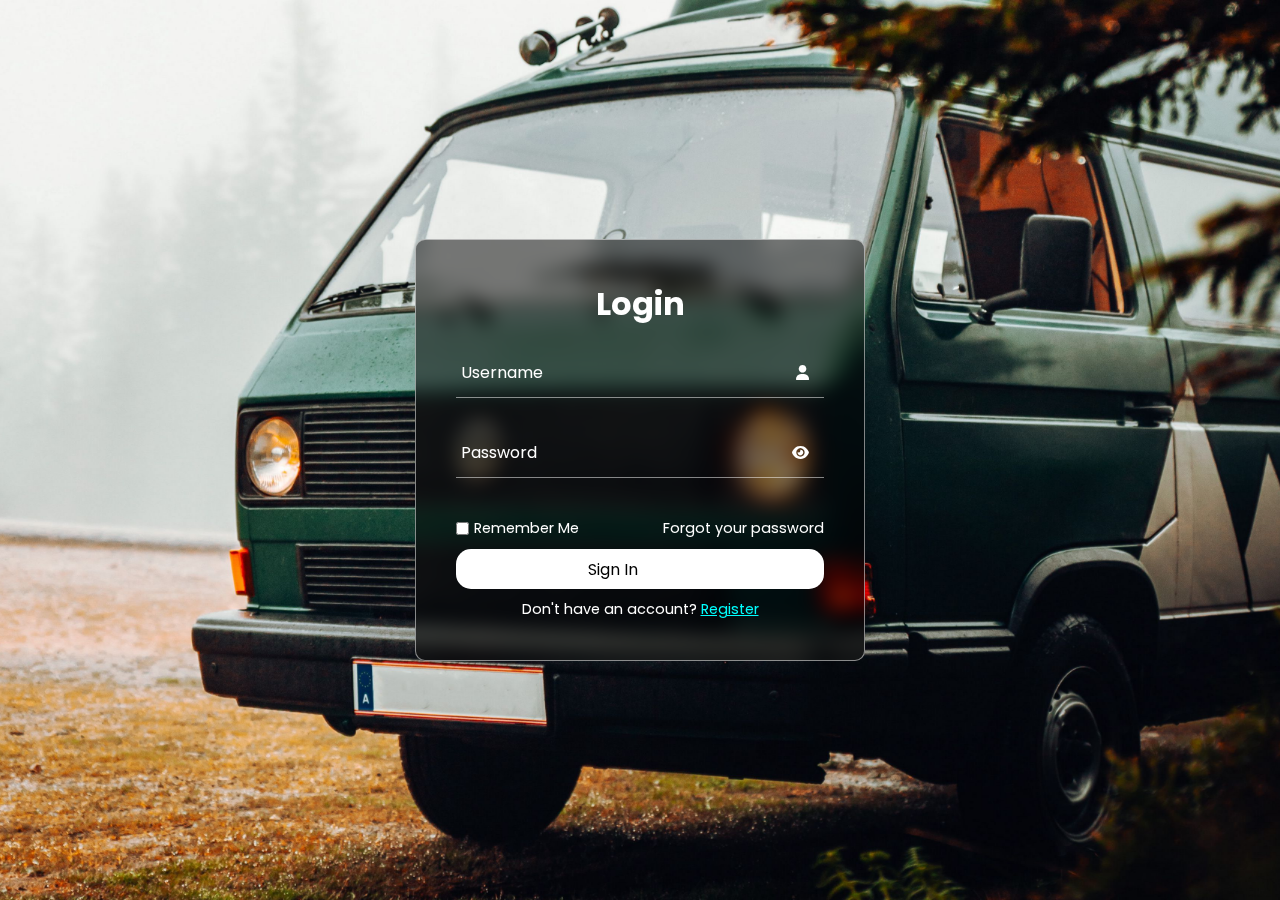
<file: projectwbad/Login.html>
<!DOCTYPE html>
<html lang="en">
<head>
    <meta charset="UTF-8" />
    <meta name="viewport" content="width=device-width, initial-scale=1.0" />
    <title>Login</title>
    <link rel="stylesheet" href="Login.css" />
    <link rel="stylesheet" href="https://cdnjs.cloudflare.com/ajax/libs/font-awesome/6.1.1/css/all.min.css" />
</head>
<body>
    <div class="login-container">
        <form action="">
            <h2>Login</h2>
            <div id="name-box" class="input-box">
                <input id="name" type="text" />
                <label for="name" id="label-name">Username</label>
                <i class="fa fa-user fa-sm"></i>
            </div>
            <div id="error-name" class="error-validation"></div>
            <br />

            <div id="password-box" class="input-box">
                <input id="password" type="password" />
                <label for="password" id="label-password">Password</label>
                <i id="toggle-password" class="fa fa-eye fa-sm"></i>
            </div>
            <div id="error-password" class="error-validation"></div>
            <br />

            <div class="wrapper-forget">
                <label><input type="checkbox" />Remember Me</label>
                <a href="">Forgot your password</a>
            </div>

            <button onClick="return loginValidation()" type="Submit">
                Sign In
                <a href="home.html" > Sign In </a>
            </button>

            <p class="register">Don't have an account? <a href="Register.html">Register</a></p>
        </form>
    </div>
</body>
<script src="Login.js"></script>
</html>
</file>
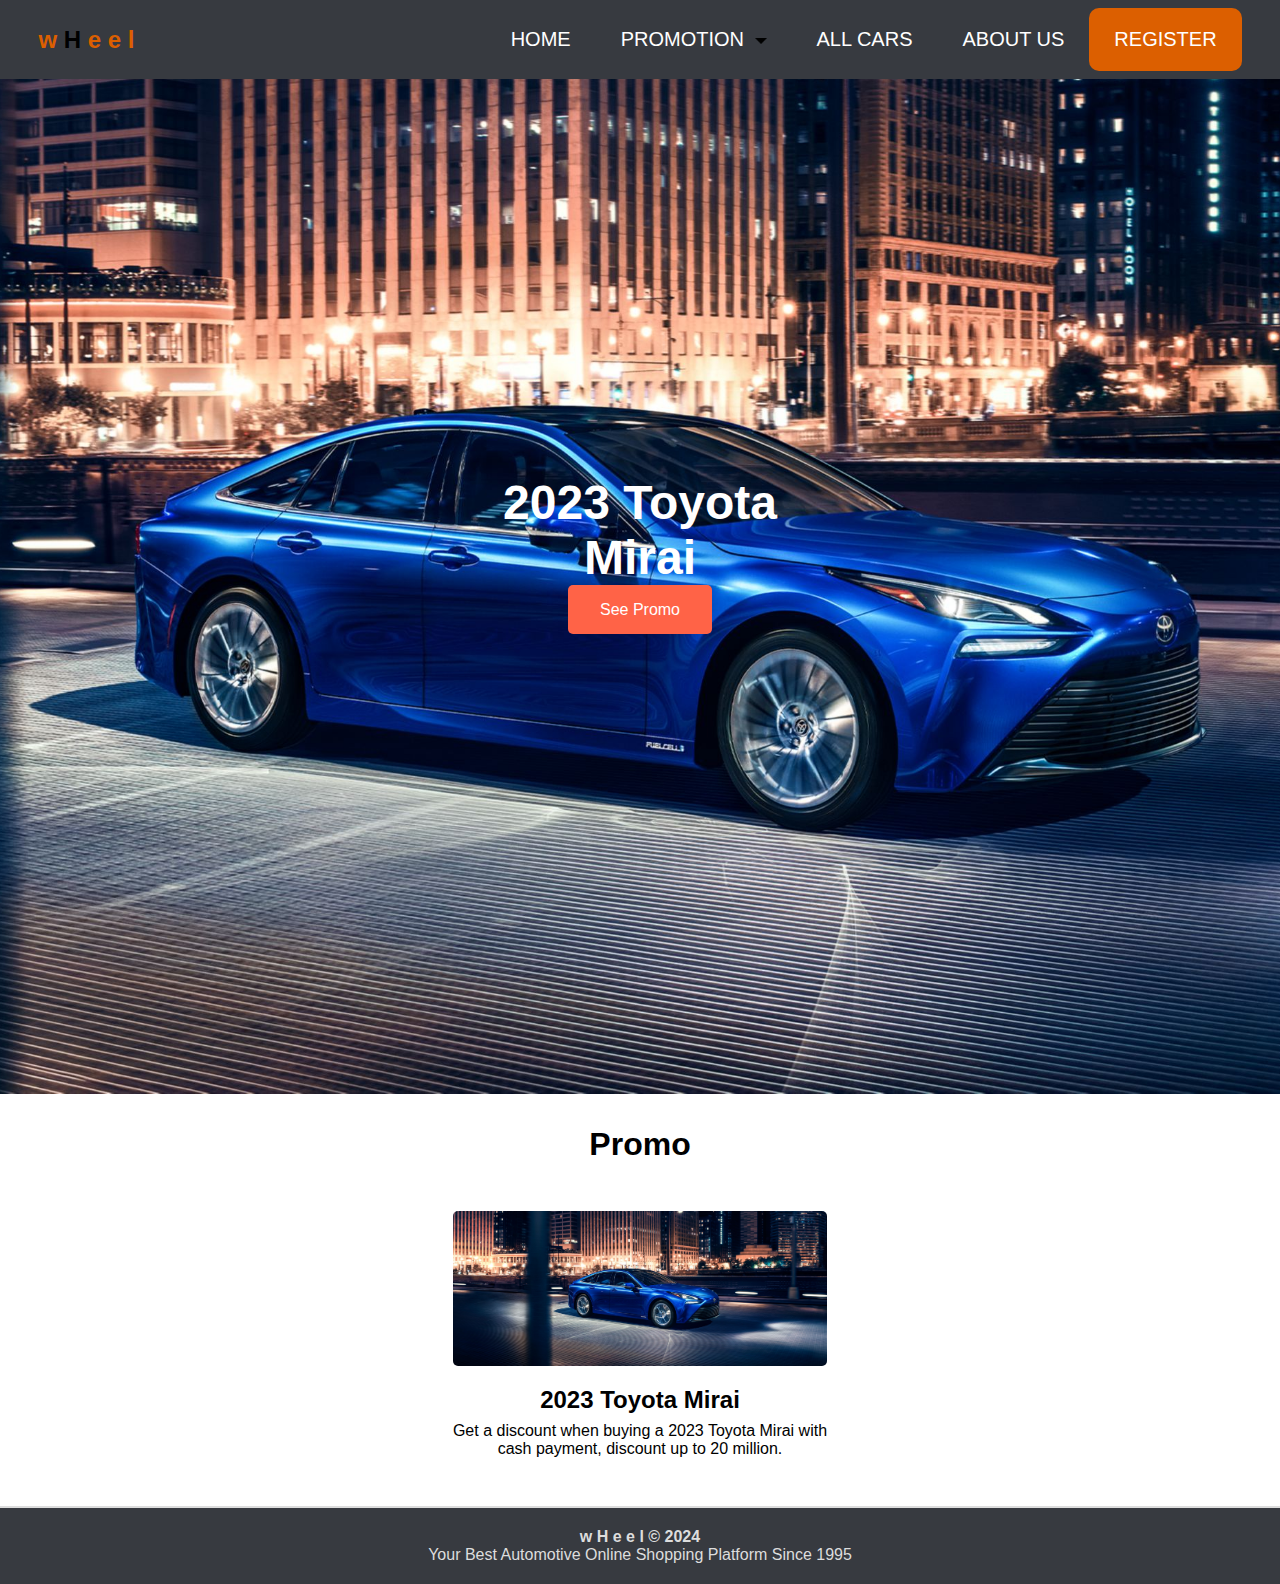
<file: projectwbad/mirai.html>
<!DOCTYPE html>
<html lang="en">
<head>
    <meta charset="UTF-8">
    <meta name="viewport" content="width=device-width, initial-scale=1.0">
    <title>Document</title>
    <link rel="stylesheet" href="https://cdnjs.cloudflare.com/ajax/libs/font-awesome/4.7.0/css/font-awesome.min.css">
    <link rel="stylesheet" href="mirai.css">
</head>
<body>
    <header>
        <nav>
            <div class="nav-left">
                <h2 class="logo">w <span class="h-word">H</span> e e l</h2>
            </div>
            <div class="nav-right">
                <ul class="">
                    <li><a href="home.html">HOME</a></li>
                    <li class="dropdown">
                        <a href="promotion.html">PROMOTION <img src="down_down_arrow.png" alt="down_down_arrow" class="down-arrow"></a>
                        <ul class="dropdown-menu">
                            <li><a href="mirai.html">MIRAI</a></li>
                            <li><a href="corolahb.html">COROLA HATCHBACK</a></li>
                            <li><a href="corolahybrid.html">COROLA HYBRID</a></li>
                            <li><a href="highlander.html">HIGHLANDER HYBRID</a></li>
                            <li><a href="sienna.html">SIENNA</a></li>
                        </ul>
                    </li>
                    <li><a href="allcars.html">ALL CARS</a></li>
                    <li><a href="AboutUs.html">ABOUT US</a></li>
                    <li id="register"><a href="Register.html">REGISTER</a></li>
                </ul>
                </div>
              <i class="fa fa-bars"></i>
        </nav>
    </header>

      <section class="sect">
        <h1>2023 Toyota Mirai</h1>
        <a href="#promos" class="promo-button">See Promo</a>
    </section>
    <section id="promos" class="promos">
        <h2>Promo</h2>
        <div class="promo">
            <img src="Assets/promotion_banner/2023_mirai.jpeg" alt="Promo 1">
            <h3>2023 Toyota Mirai</h3>
            <p>Get a discount when buying a 2023 Toyota Mirai with cash payment, discount up to 20 million.</p>
        </div>
        
    </section>
</main>
<footer>
    <div class="footer-word">
        <strong><span class="footer-logo">w</span> H <span class="footer-logo">e e l</span> &copy; 2024</strong>
        <p>Your Best Automotive Online Shopping Platform Since 1995</p>
    </div>
</footer>

<script>
    const bars = document.querySelector("nav .fa-bars");
    const ul = document.querySelector("nav .nav-right ul")
    bars.addEventListener('click', ()=>{
      ul.classList.toggle('show')
    })
</script>
</body>
</html>
</file>
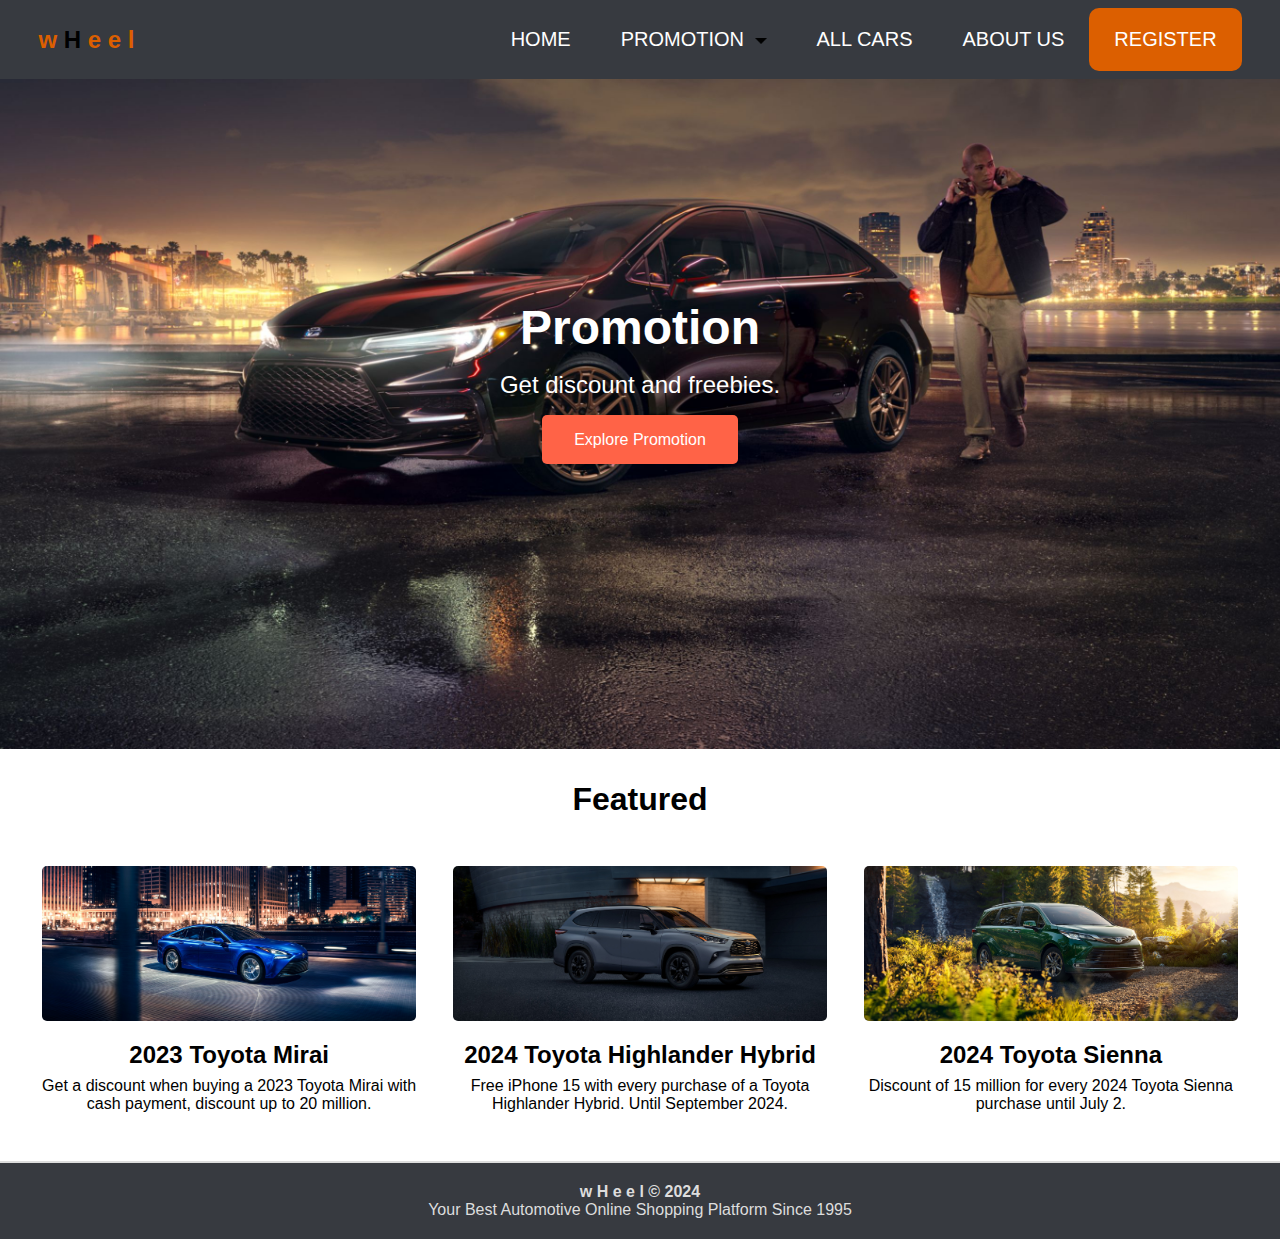
<file: projectwbad/promotion.html>
<!DOCTYPE html>
<html lang="en">
<head>
    <meta charset="UTF-8">
    <meta name="viewport" content="width=device-width, initial-scale=1.0">
    <title>Document</title>
    <link rel="stylesheet" href="https://cdnjs.cloudflare.com/ajax/libs/font-awesome/4.7.0/css/font-awesome.min.css">
    <link rel="stylesheet" href="promotion.css">
</head>
<body>
    <header>
        <nav>
            <div class="nav-left">
                <h2 class="logo">w <span class="h-word">H</span> e e l</h2>
            </div>
            <div class="nav-right">
                <ul class="">
                    <li><a href="home.html">HOME</a></li>
                    <li class="dropdown">
                        <a href="promotion.html">PROMOTION <img src="down_down_arrow.png" alt="down_down_arrow" class="down-arrow"></a>
                        <ul class="dropdown-menu">
                            <li><a href="mirai.html">MIRAI</a></li>
                            <li><a href="corolahb.html">COROLA HATCHBACK</a></li>
                            <li><a href="corolahybrid.html">COROLA HYBRID</a></li>
                            <li><a href="highlander.html">HIGHLANDER HYBRID</a></li>
                            <li><a href="sienna.html">SIENNA</a></li>
                        </ul>
                    </li>
                    <li><a href="allcars.html">ALL CARS</a></li>
                    <li><a href="AboutUs.html">ABOUT US</a></li>
                    <li id="register"><a href="Register.html">REGISTER</a></li>
                </ul>
                </div>
              <i class="fa fa-bars"></i>
        </nav>
    </header>

      <section class="sect">
        <h1>Promotion</h1>
        <p>Get discount and freebies.</p>
        <a href="#promos" class="promo-button">Explore Promotion</a>
    </section>
    <section id="promos" class="promos">
        <h2>Featured</h2>
        <div class="promo">
            <img src="Assets/promotion_banner/2023_mirai.jpeg" alt="Promo 1">
            <h3>2023 Toyota Mirai</h3>
            <p>Get a discount when buying a 2023 Toyota Mirai with cash payment, discount up to 20 million.</p>
        </div>
        <div class="promo">
            <img src="Assets/promotion_banner/2024_highlander_hybrid.jpeg" alt="Promo 2">
            <h3>2024 Toyota Highlander Hybrid</h3>
            <p>Free iPhone 15 with every purchase of a Toyota Highlander Hybrid. Until September 2024.</p>
        </div>
        <div class="promo">
            <img src="Assets/promotion_banner/2024_sienna.jpeg" alt="Promo 3">
            <h3>2024 Toyota Sienna</h3>
            <p>Discount of 15 million for every 2024 Toyota Sienna purchase until July 2.</p>
        </div>
    </section>
</main>
<footer>
    <div class="footer-word">
        <strong><span class="footer-logo">w</span> H <span class="footer-logo">e e l</span> &copy; 2024</strong>
        <p>Your Best Automotive Online Shopping Platform Since 1995</p>
    </div>
</footer>

<script>
    const bars = document.querySelector("nav .fa-bars");
    const ul = document.querySelector("nav .nav-right ul")
    bars.addEventListener('click', ()=>{
      ul.classList.toggle('show')
    })
</script>
</body>
</html>
</file>
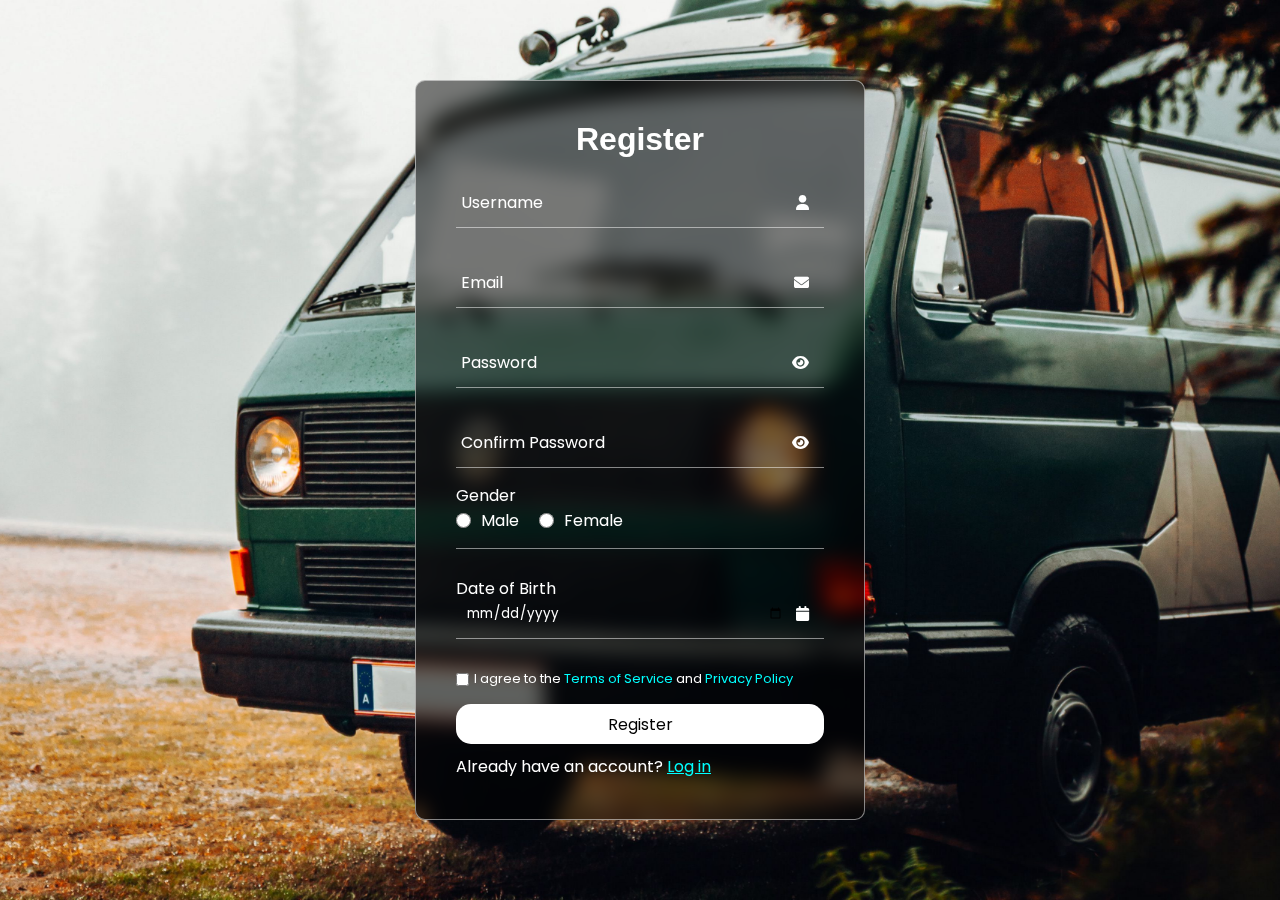
<file: projectwbad/Register.html>
<!DOCTYPE html>
<html lang="en">
<head>
    <meta charset="UTF-8" />
    <meta name="viewport" content="width=device-width, initial-scale=1.0" />
    <title>Register</title>
    <link rel="stylesheet" href="Register.css" />
    <link rel="stylesheet" href="https://cdnjs.cloudflare.com/ajax/libs/font-awesome/6.1.1/css/all.min.css" />
</head>
<body>
    <div class="register-container">
        <form action="login.html">
            <div>
                <h2>Register</h2>
            </div>

            <div id="name-box" class="input-box">
                <input id="name" type="text" />
                <label for="name" id="label-name">Username</label>
                <i class="fa fa-user fa-sm"></i>
            </div>
            <div id="error-name" class="error-validation"></div>
            <br />

            <div id="email-box" class="input-box">
                <input id="email" type="text" />
                <label for="email" id="label-email">Email</label>
                <i class="fa fa-envelope fa-sm"></i>
            </div>
            <div id="error-email" class="error-validation"></div>
            <br />

            <div id="password-box" class="input-box">
                <input id="password" type="password" />
                <label for="password" id="label-password">Password</label>
                <i id="toggle-password" class="fa fa-eye fa-sm"></i>
            </div>
            <div id="error-password" class="error-validation"></div>
            <br />

            <div id="confirm-password-box" class="input-box">
                <input id="confirm-password" type="password" />
                <label for="confirm-password" id="label-confirmPassword">Confirm Password</label>
                <i id="toggle-confirmPassword" class="fa fa-eye fa-sm"></i>
            </div>
            <div id="error-confirm-password" class="error-validation"></div>

            <div class="radio-wrapper">
                <label for="radio-button" id="label-gender">Gender</label>
                <div class="radio-button">
                    <input type="radio" id="male" name="gender" value="male" />
                    <label for="male">Male</label><br />
                    <input type="radio" id="female" name="gender" value="female" />
                    <label for="female">Female</label>
                </div>
                <div class="error-validation" id="error-gender"></div>
            </div>

            <hr> <br>

            <div id="dob-box" class="input-box">
                <input id="dob" type="date" />
                <label for="dob" id="label-dob">Date of Birth</label>
                <i class="fa fa-calendar fa-sm"></i>
            </div>
            <div id="error-dob" class="error-validation"></div>
            <br />

            <div class="policy">
                <input type="checkbox" id="policy" name="policy" value="policy" />
                <label for="policy" id="label-policy">I agree to the <a href="">Terms of Service</a> and <a
                        href="">Privacy Policy</a></label>
            </div>
            <div class="error-validation" id="error-policy"></div>

            <button onclick="return registerValidation()" type="submit">
                Register
            </button>

            <p class="login-button">Already have an account? <a href="login.html">Log in</a></p>
        </form>
    </div>
    <script src="Register.js"></script>
</body>
</html>
</file>
<file: index.css>
* {
  margin: 0px;
  padding: 0px;
}

html {
  scroll-padding-top: 200px;
  /* Adjust this value based on the height of your fixed header */
}


body {
  /* background-color: ; */
  display: flex;
  flex-direction: column;
  justify-content: space-between;
  height: 100vh;
  font-family: Arial, sans-serif;
  background-color: rgb(2, 21, 38);
}

header {
  width: 100%;
  background-color: rgb(110, 172, 218);
  /* background-color: rgb(110, 172, 218); */
  position: fixed;
  top: 0;
  z-index: 100;
}

nav {
  display: flex;
  justify-content: space-between;
  align-items: center;
  padding: 8px 3%;
  background-color: rgb(2, 21, 38);

}


.nav-left a {
  text-decoration: none;
  color: rgb(226, 226, 182);
  font-size: 40px;
  font-weight: lighter;
  font-family: 'Segoe UI', Tahoma, Geneva, Verdana, sans-serif;

  border-radius: 10px;

}

.nav-left a:hover {
  transform: scale3d();
}

.logo {
  color: #dc5f00;
  cursor: pointer;
}

/* .h-word {
    color: black;
  } */

.nav-right ul {
  list-style: none;
  display: flex;
  align-items: center;
}

.nav-right ul li {
  position: relative;
}

.nav-right ul li a {
  display: block;
  padding: 20px 25px;
  color: rgb(226, 226, 182);
  text-decoration: none;
  text-align: center;
  font-size: 20px;
  font-family: 'Segoe UI', Tahoma, Geneva, Verdana, sans-serif;
}

.nav-right ul li a:hover {
  color: rgb(110, 172, 218);
  transform: scale(1.5);
  transition: 1.5ms;
}

.sect {
  justify-content: space-around;
  display: flex;
  /* text-align: center; */
  padding: 300px;
  /* background: url('potrait.jpeg') no-repeat center center/cover; */

}

.about {
  padding-left: 50px;
}

.about h3 {
  color: rgb(2, 21, 38);
}

.sect a {
  text-decoration: none;
  color: rgb(226, 226, 182);
}

.sect span {
  color: rgb(226, 226, 182);
}

.sect a:hover {
  color: rgb(110, 172, 218);
}

.sect h1 {
  color: rgb(226, 226, 182);
  font-family: 'Segoe UI', Tahoma, Geneva, Verdana, sans-serif;
}

.sect p {
  color: rgb(110, 172, 218);
  font-family: 'Segoe UI', Tahoma, Geneva, Verdana, sans-serif;
  font-weight: lighter;
}

.sect img {
  height: 400px;
  width: 250px;
}

.sect button {
  margin-top: 30px;
  color: rgb(226, 226, 182);
  background-color: rgb(2, 21, 38);
  font-size: 20px;
  padding: 14px 40px;
  border-radius: 10px;
  border: 90;
  border-color: rgb(226, 226, 182);
  box-shadow: 0 8px 16px 0 rgba(0,0,0,0.2), 0 6px 20px 0 rgba(0,0,0,0.19);
}

.sect button:hover{
  /* background-color: rgb(110, 172, 218); */
  transform: scale(1.1);
  cursor: pointer;
  transition: 1ms;
}

.skills {
  justify-content: space-around;
  display: flex;
  /* text-align: center; */
  /* padding: 100px; */
  /* background: url('potrait.jpeg') no-repeat center center/cover; */

}

.skills h1 {
  color: rgb(226, 226, 182);
  font-family: 'Segoe UI', Tahoma, Geneva, Verdana, sans-serif;
}

.skills p {
  color: rgb(110, 172, 218);
  font-family: 'Segoe UI', Tahoma, Geneva, Verdana, sans-serif;
  font-weight: lighter;
}

.skillbor h3 {
  color: rgb(2, 21, 38);
}

.skill1 h1 {
  font-weight: lighter;
}

.skill2 h1 {
  font-weight: lighter;
}

.project {
  /* align-items: center; */
  justify-content: space-around;
  display: flex;
  /* text-align: center; */
  /* padding: 100px; */
  margin-top: 200px;
  margin-right: 200px;
}


.project h1 {
  color: rgb(226, 226, 182);
  margin-left: 50px;
}

.proj {
  margin-left: 100px;
  margin-bottom: 200px;
}

.proj1 p {
  color: rgb(110, 172, 218);
  font-family: 'Segoe UI', Tahoma, Geneva, Verdana, sans-serif;
}

.proj1 a {
  text-decoration: none;
  font-size: 22px;
  color: rgb(226, 226, 182);
  font-family: 'Segoe UI', Tahoma, Geneva, Verdana, sans-serif;
  font-weight: lighter;
}

.proj1 a:hover {
  color: rgb(110, 172, 218);
}

.proj2 {
  margin-top: 30px;
}

.proj2 a {
  text-decoration: none;
  font-size: 22px;
  color: rgb(226, 226, 182);
  font-family: 'Segoe UI', Tahoma, Geneva, Verdana, sans-serif;
  font-weight: lighter;
}

.proj2 a:hover {
  color: rgb(110, 172, 218);
}

.proj2 p {
  color: rgb(110, 172, 218);
  font-family: 'Segoe UI', Tahoma, Geneva, Verdana, sans-serif;
}

.proj3 {
  margin-top: 30px;
}

.proj3 a {
  text-decoration: none;
  font-size: 22px;
  color: rgb(226, 226, 182);
  font-family: 'Segoe UI', Tahoma, Geneva, Verdana, sans-serif;
  font-weight: lighter;
}

.proj3 a:hover {
  color: rgb(110, 172, 218);
}

.proj3 p {
  color: rgb(110, 172, 218);
  font-family: 'Segoe UI', Tahoma, Geneva, Verdana, sans-serif;
}

.proj4 {
  margin-top: 30px;
}

.proj4 a {
  text-decoration: none;
  font-size: 22px;
  color: rgb(226, 226, 182);
  font-family: 'Segoe UI', Tahoma, Geneva, Verdana, sans-serif;
  font-weight: lighter;
}

.proj4 a:hover {
  color: rgb(110, 172, 218);
}

.proj4 p {
  color: rgb(110, 172, 218);
  font-family: 'Segoe UI', Tahoma, Geneva, Verdana, sans-serif;
}

.proj5 {
  margin-top: 30px;
}

.proj5 a {
  text-decoration: none;
  font-size: 22px;
  color: rgb(226, 226, 182);
  font-family: 'Segoe UI', Tahoma, Geneva, Verdana, sans-serif;
  font-weight: lighter;
}

.proj5 a:hover {
  color: rgb(110, 172, 218);
}

.proj5 p {
  color: rgb(110, 172, 218);
  font-family: 'Segoe UI', Tahoma, Geneva, Verdana, sans-serif;
}

.contact {
  /* align-items: center; */
  justify-content: space-around;
  display: flex;
  /* text-align: center; */
  /* padding: 100px; */
  margin-top: -00px;
  margin-right: 200px;
}

.contact h1 {
  color: rgb(226, 226, 182);
  margin-left: 35px;
}

.cont {
  margin-left: 100px;
  margin-bottom: 200px;
}

.cont1 a {
  text-decoration: none;
  color: rgb(226, 226, 182);
  font-style: italic;
}

.cont1 a:hover {
  color: rgb(110, 172, 218);
}

.cont2 {
  margin-top: 30px;
}

.cont2 a {
  text-decoration: none;
  color: rgb(226, 226, 182);
  font-style: italic;
}

.cont2 a:hover {
  color: rgb(110, 172, 218);
}

.cont3 {
  color: rgb(226, 226, 182);
  margin-top: 30px;
}

footer {
  /* background-color: rgb(226, 226, 182); */
  height: 1000px;
  text-align: center;
}

footer p {
  color: rgb(226, 226, 182);
}


.fa-bars {
  color: white;
  display: none;
}

.show {
  transform: translateX(0);
}

@media screen and (max-width: 1024px) {
  .sect {
    flex-direction: column;
    gap: 2em;
    padding: 10em;
    justify-content: center;
    align-items: center;
  }
}

@media screen and (max-width: 768px) {
  .nav-right {
    /* border: 2px solid red; */
    position: absolute;
    z-index: 9999;
    right: 0;
    top: 0;
    margin-top: 5em;
    transform: translateX(100%);
    transition: .3s;
  }

  .nav-right ul {
    flex-direction: column;
    background-color: grey;
  }

  .show {
    transform: translateX(0%);
  }

}

@media screen and (max-width: 640px) {
  .sect img {
    width: 10em;
    height: 10em;
  }

  .sect {
    padding: 5em;
  }

  .skills {
    flex-direction: column;
    padding: 2em;
  }

  .project {
    flex-direction: column;
    gap: 2em;
    margin-left: -1em;
  }

  .project .proj {
    padding: 0px;
    margin-left: 3em;
  }

  .contact {
    flex-direction: column;
    padding: 2em;
    gap: 2em;
  }

  .contact .cont {
    margin-left: 0px;
  }
}
</file>
<file: Portofolio/index.css>
* {
  margin: 0px;
  padding: 0px;
}

html {
  scroll-padding-top: 200px;
  /* Adjust this value based on the height of your fixed header */
}


body {
  /* background-color: ; */
  display: flex;
  flex-direction: column;
  justify-content: space-between;
  height: 100vh;
  font-family: Arial, sans-serif;
  background-color: rgb(2, 21, 38);
}

header {
  width: 100%;
  background-color: rgb(110, 172, 218);
  /* background-color: rgb(110, 172, 218); */
  position: fixed;
  top: 0;
  z-index: 100;
}

nav {
  display: flex;
  justify-content: space-between;
  align-items: center;
  padding: 8px 3%;
  background-color: rgb(2, 21, 38);

}


.nav-left a {
  text-decoration: none;
  color: rgb(226, 226, 182);
  font-size: 40px;
  font-weight: lighter;
  font-family: 'Segoe UI', Tahoma, Geneva, Verdana, sans-serif;

  border-radius: 10px;

}

.nav-left a:hover {
  transform: scale3d();
}

.logo {
  color: #dc5f00;
  cursor: pointer;
}

/* .h-word {
    color: black;
  } */

.nav-right ul {
  list-style: none;
  display: flex;
  align-items: center;
}

.nav-right ul li {
  position: relative;
}

.nav-right ul li a {
  display: block;
  padding: 20px 25px;
  color: rgb(226, 226, 182);
  text-decoration: none;
  text-align: center;
  font-size: 20px;
  font-family: 'Segoe UI', Tahoma, Geneva, Verdana, sans-serif;
}

.nav-right ul li a:hover {
  color: rgb(110, 172, 218);
  transform: scale(1.5);
  transition: 1.5ms;
}

.sect {
  justify-content: space-around;
  display: flex;
  /* text-align: center; */
  padding: 300px;
  /* background: url('potrait.jpeg') no-repeat center center/cover; */

}

.about {
  padding-left: 50px;
}

.about h3 {
  color: rgb(2, 21, 38);
}

.sect a {
  text-decoration: none;
  color: rgb(226, 226, 182);
}

.sect span {
  color: rgb(226, 226, 182);
}

.sect a:hover {
  color: rgb(110, 172, 218);
}

.sect h1 {
  color: rgb(226, 226, 182);
  font-family: 'Segoe UI', Tahoma, Geneva, Verdana, sans-serif;
}

.sect p {
  color: rgb(110, 172, 218);
  font-family: 'Segoe UI', Tahoma, Geneva, Verdana, sans-serif;
  font-weight: lighter;
}

.sect img {
  height: 300px;
  width: 400px;
  border-style: solid;
}

.sect button {
  margin-top: 30px;
  color: rgb(226, 226, 182);
  background-color: rgb(2, 21, 38);
  font-size: 20px;
  padding: 14px 40px;
  border-radius: 10px;
  border: 90;
  border-color: rgb(226, 226, 182);
  box-shadow: 0 8px 16px 0 rgba(0,0,0,0.2), 0 6px 20px 0 rgba(0,0,0,0.19);
}

.sect button:hover{
  /* background-color: rgb(110, 172, 218); */
  transform: scale(1.1);
  cursor: pointer;
  transition: 1ms;
}

.skills {
  justify-content: space-around;
  display: flex;
  /* text-align: center; */
  /* padding: 100px; */
  /* background: url('potrait.jpeg') no-repeat center center/cover; */

}

.skills h1 {
  color: rgb(226, 226, 182);
  font-family: 'Segoe UI', Tahoma, Geneva, Verdana, sans-serif;
}

.skills p {
  color: rgb(110, 172, 218);
  font-family: 'Segoe UI', Tahoma, Geneva, Verdana, sans-serif;
  font-weight: lighter;
}

.skillbor h3 {
  color: rgb(2, 21, 38);
}

.skill1 h1 {
  font-weight: lighter;
}

.skill2 h1 {
  font-weight: lighter;
}

.project {
  /* align-items: center; */
  justify-content: space-around;
  display: flex;
  /* text-align: center; */
  /* padding: 100px; */
  margin-top: 200px;
  margin-right: 200px;
}


.project h1 {
  color: rgb(226, 226, 182);
  margin-left: 50px;
}

.proj {
  margin-left: 100px;
  margin-bottom: 200px;
}

.proj1 p {
  color: rgb(110, 172, 218);
  font-family: 'Segoe UI', Tahoma, Geneva, Verdana, sans-serif;
}

.proj1 a {
  text-decoration: none;
  font-size: 22px;
  color: rgb(226, 226, 182);
  font-family: 'Segoe UI', Tahoma, Geneva, Verdana, sans-serif;
  font-weight: lighter;
}

.proj1 a:hover {
  color: rgb(110, 172, 218);
}

.proj2 {
  margin-top: 30px;
}

.proj2 a {
  text-decoration: none;
  font-size: 22px;
  color: rgb(226, 226, 182);
  font-family: 'Segoe UI', Tahoma, Geneva, Verdana, sans-serif;
  font-weight: lighter;
}

.proj2 a:hover {
  color: rgb(110, 172, 218);
}

.proj2 p {
  color: rgb(110, 172, 218);
  font-family: 'Segoe UI', Tahoma, Geneva, Verdana, sans-serif;
}

.proj3 {
  margin-top: 30px;
}

.proj3 a {
  text-decoration: none;
  font-size: 22px;
  color: rgb(226, 226, 182);
  font-family: 'Segoe UI', Tahoma, Geneva, Verdana, sans-serif;
  font-weight: lighter;
}

.proj3 a:hover {
  color: rgb(110, 172, 218);
}

.proj3 p {
  color: rgb(110, 172, 218);
  font-family: 'Segoe UI', Tahoma, Geneva, Verdana, sans-serif;
}

.proj4 {
  margin-top: 30px;
}

.proj4 a {
  text-decoration: none;
  font-size: 22px;
  color: rgb(226, 226, 182);
  font-family: 'Segoe UI', Tahoma, Geneva, Verdana, sans-serif;
  font-weight: lighter;
}

.proj4 a:hover {
  color: rgb(110, 172, 218);
}

.proj4 p {
  color: rgb(110, 172, 218);
  font-family: 'Segoe UI', Tahoma, Geneva, Verdana, sans-serif;
}

.proj5 {
  margin-top: 30px;
}

.proj5 a {
  text-decoration: none;
  font-size: 22px;
  color: rgb(226, 226, 182);
  font-family: 'Segoe UI', Tahoma, Geneva, Verdana, sans-serif;
  font-weight: lighter;
}

.proj5 a:hover {
  color: rgb(110, 172, 218);
}

.proj5 p {
  color: rgb(110, 172, 218);
  font-family: 'Segoe UI', Tahoma, Geneva, Verdana, sans-serif;
}

.contact {
  /* align-items: center; */
  justify-content: space-around;
  display: flex;
  /* text-align: center; */
  /* padding: 100px; */
  margin-top: -00px;
  margin-right: 200px;
}

.contact h1 {
  color: rgb(226, 226, 182);
  margin-left: 35px;
}

.cont {
  margin-left: 100px;
  margin-bottom: 200px;
}

.cont1 a {
  text-decoration: none;
  color: rgb(226, 226, 182);
  font-style: italic;
}

.cont1 a:hover {
  color: rgb(110, 172, 218);
}

.cont2 {
  margin-top: 30px;
}

.cont2 a {
  text-decoration: none;
  color: rgb(226, 226, 182);
  font-style: italic;
}

.cont2 a:hover {
  color: rgb(110, 172, 218);
}

.cont3 {
  color: rgb(226, 226, 182);
  margin-top: 30px;
}

footer {
  /* background-color: rgb(226, 226, 182); */
  height: 1000px;
  text-align: center;
}

footer p {
  color: rgb(226, 226, 182);
}


.fa-bars {
  color: white;
  display: none;
}

.show {
  transform: translateX(0);
}

@media screen and (max-width: 1024px) {
  .sect {
    flex-direction: column;
    gap: 2em;
    padding: 10em;
    justify-content: center;
    align-items: center;
  }
}

@media screen and (max-width: 768px) {
  .nav-right {
    /* border: 2px solid red; */
    position: absolute;
    z-index: 9999;
    right: 0;
    top: 0;
    margin-top: 5em;
    transform: translateX(100%);
    transition: .3s;
  }

  .nav-right ul {
    flex-direction: column;
    background-color: grey;
  }

  .show {
    transform: translateX(0%);
  }

}

@media screen and (max-width: 640px) {
  .sect img {
    width: 10em;
    height: 10em;
  }

  .sect {
    padding: 5em;
  }

  .skills {
    flex-direction: column;
    padding: 2em;
  }

  .project {
    flex-direction: column;
    gap: 2em;
    margin-left: -1em;
  }

  .project .proj {
    padding: 0px;
    margin-left: 3em;
  }

  .contact {
    flex-direction: column;
    padding: 2em;
    gap: 2em;
  }

  .contact .cont {
    margin-left: 0px;
  }
}
</file>
<file: Project WBA Lecture/pricelist.css>
*{
    margin: 0;
    padding: 0;
    font-family: sans-serif;
}

body{
    background-color: #ffff;
    /* display: flex; */
    flex-direction: column;
    justify-content: space-between;
    height: 100vh;
}

.logo{
    cursor: pointer;
    margin-left: 8%;
    color: black;
    /* box-shadow: 0px 4px 4px rgba(0, 0, 0, 0.25); */
    border-radius: 5px;
    align-items: center;
    
}

.logo span{
    color: #67b7f0;
}

.navbar{
    background: linear-gradient(#2788cd, #67b7f0);
    margin: auto;
    display: flex;
    align-items: center;
    justify-content: space-between;
    width: 100%;
    height: 10%
}

.navbar ul{
    margin-right: 8%;
}
.navbar ul a{
    color: white;
    text-decoration: none;
    padding: 16px;
}

.nav-right a:hover{
    color: #030a60;
}

.content h1{
    color: #103551;
    font-size: 85px;
    margin-left: 30px;
}

.mid{
    height: 500px;
    justify-content: space-evenly;
    display: flex;
    flex-direction: row;
    margin-top: 100px;
    align-items: center;
}

.detail{
    align-items: center;
    text-align: center;
}

.detail figcaption{
    font-weight: bolder;
    font-size: 32px;
    gap: 300px;
}




.harga{
    justify-content: space-around;
    display: flex;
    margin-top: 100px;
    
}

.garis{
    border: 1px solid black;
}

.table1{
    display: flex;
    border: solid black;
    border-radius: 15px;
    width: 300px;
    height: 100px;
    gap: 20px;
}

.galon{
    padding-top:40px;
    text-align: center;
}

.galon h2{
    text-align:center;
}

.harga-galon{
    padding-top:40px;
    text-align: center;
}


.table2{
    display: flex;
    border: solid black;
    border-radius: 15px;
    width: 300px;
    height: 100px;
    gap: 20px;
}

.b330{
    padding-top:40px;
    text-align: center;
}

.harga330{
    padding-top:40px;
    text-align: center;
}

.harga1{
    justify-content: space-around;
    display: flex;
    margin-top: 100px;
}

.table3{
    display: flex;
    border: solid black;
    border-radius: 15px;
    gap: 20px;
    height: 100px;
    width: 300px;
}

.b600{
    padding-top:40px;
    text-align: center;
}
.harga600{
    padding-top:40px;
    text-align: center;
}


.table4{
    display: flex;
    border: solid black;
    border-radius: 15px;
    gap: 20px;
    width: 300px;
    height: 100px;
}

.table1:hover, .table2:hover, .table3:hover, .table4:hover{
    transform: scale(1.2);
    transition: 1s;
}

.b1500{
    padding-top:40px;
    text-align: center;
}

.harga1500{
    padding-top:40px;
    text-align: center;
}

footer{
    width: 100%;
    height: 375px;
    background-color: #67B7F0;
    display: flex;
    flex-direction: column;
}

footer .img-logo{
    display: flex;
    justify-content: end;
    align-items: center;
    padding: 10px 20px;
}

.footelem{
    display: flex;
    justify-content: space-around;
    align-items: center;
}

.footelem h4{
    color: white;
    font-weight: lighter;
}

.footelem p{
    color: white;
}

.footelem h2{
    color: white;
}

.donlot{
    display: flex;
    flex-direction: column;
    padding: 50px;
    align-items: end;
}

.donlot h1{
    color: white;
    display: flex;
    justify-content: end;
}

.donlot img{
    height: 100px;
    width: 200px;
    
}
</file>
<file: Project WBA Lecture/product.css>
*{
    margin: 0;
    padding: 0;
    font-family: sans-serif;
}

.hero{
    width: 100%;
    height: 100vh;
    position: relative;
    overflow: hidden;
}
.logo{
    cursor: pointer;
    margin-left: 8%;
    color: black;
    border-radius: 5px;
    align-items: center;
}

.logo span{
    color: #67b7f0;
}

.navbar{
    background: linear-gradient(#2788cd, #67b7f0);
    margin: auto;
    display: flex;
    align-items: center;
    justify-content: space-between;
    width: 100%;
    height: 10%
}

.navbar ul{
    margin-right: 8%;
}
.navbar ul a{
    color: white;
    text-decoration: none;
    padding: 16px;
}

.nav-right a:hover{
    color: #030a60;
}
/*  */
.banner h3{
    text-align: center;
    font-size: 60px;
    left: 8%;
    top: 10%;
}

.banner h3 span{
    color: #2788cd;
}

.box{
    position: absolute;
    top: 10%;
    width: 100%;
    height: 50%;
}

.box img{
    top: 40%;
    width: 100%;
    height: 100%;
}

.offer{
    display: flex;
    justify-content: space-around;
    position: absolute;
    top: 65%;
    left: 17%;
}

.offer-detail{
    display: flex;
    flex-direction: column;
    justify-content: center;
    align-items: center;
    padding: 35px;
}

.offer-detail img{
    width: 40%;
}

.offer-detail h3{
    padding-top: 10px;
    color: #030a60;
}

.about-product{
    margin-top: 40px;
    width: 50%;
}

.about-product img{
    width: 100%;
    position: relative;
    left: 45%;
}


.description-container{
    position: absolute;
    top: 115%;
    display: flex;
    margin: 20px;
}

.com-right{
    margin-left: 190px;
}

.com-right .description p{
    text-align: left;
}

.com-left{
    margin-right: 190px;
}

.description{
    top: 140%;
    padding-right: 25%;
    margin-left: 20%;
}

.description img{
    width: 10%;
    position: absolute;
    animation: bubble 7s linear infinite;

}

.description p{
    padding: 5px;
    text-align: right;
}

#des-satu{
    color: #030a60;
    font-weight: bold;
}

#des-dua{
    color: #67b7f0;
    font-weight: bolder;
}

#des-tiga{
    color: rgb(151, 146, 146);

}

.com-right{
    align-items: right;
}

#bubble-small{
    width: 8%;
}

#bubble-big{
    width: 12%;
    right: 5%;
}

@keyframes bubble{
    0%{
        transform: translateY(0);
        opacity: 0;
    }
    50%{
        opacity: 1;
    }
    70%{
        opacity: 1;
    }
    100%{
        transform: translateY(-80vh);
        opacity: 0;
    }
    
}

.bubbles img:nth-child(1){
    animation-delay: 2s;
}
#bubble-small img:nth-child(2){
    animation-delay: 1s;
}.bubbles img:nth-child(3){
    animation-delay: 3s;
}
</file>
<file: Project WBA Lecture/refill.css>
*{
    margin: 0;
    padding: 0;
    font-family: sans-serif;
}

.hero{
    width: 100%;
    height: 100vh;
    background-color: #67b7f0;
    /* background-image: url(background.png);
    background-size: cover;
    background-position: center; */
    position: relative;
    overflow: hidden;
}
.logo{
    cursor: pointer;
    margin-left: 8%;
    color: black;
    /* box-shadow: 0px 4px 4px rgba(0, 0, 0, 0.25); */
    border-radius: 5px;
    align-items: center;
}

.logo span{
    color: #67b7f0;
}

.navbar{
    background: linear-gradient(#2788cd, #67b7f0);
    margin: auto;
    display: flex;
    align-items: center;
    justify-content: space-between;
    width: 100%;
    height: 10%
}

.navbar ul{
    margin-right: 8%;
}
.navbar ul a{
    color: white;
    text-decoration: none;
    padding: 16px;
}

.nav-right a:hover{
    color: #030a60;
}

.content{
    position: absolute;
    color: white;
    top: 30%;
    left: 8%;
    z-index: 2;
}

.content h2{
    font-size: 60px;
}

.content p{
    width: 70%;
}

.icon img{
    width: 25px;
    margin: 5px auto;
    cursor: pointer;
    position: absolute;
}

.bubbles{
    width: 100px;
    display: flex;
    align-items: center;
    justify-content: space-around;
    position: absolute;
    bottom: 0;
}

.bubbles img{
    width: 50px;
    animation: bubble 7s linear infinite;
}

@keyframes bubble{
    0%{
        transform: translateY(0);
        opacity: 0;
    }
    50%{
        opacity: 1;
    }
    70%{
        opacity: 1;
    }
    100%{
        transform: translateY(-80vh);
        opacity: 0;
    }
    
}

.bubbles img:nth-child(1){
    animation-delay: 2s;
}
.bubbles img:nth-child(2){
    animation-delay: 1s;
}.bubbles img:nth-child(3){
    animation-delay: 3s;
}.bubbles img:nth-child(4){
    animation-delay: 4.5s;
}.bubbles img:nth-child(5){
    animation-delay: 3s;
}
.bubbles img:nth-child(6){
    animation-delay: 6s;
}.bubbles img:nth-child(7){
    animation-delay: 7s;
}
.bubbles img:nth-child(8){
    animation-delay: 2s;
}.bubbles img:nth-child(9){
    animation-delay: 1s;
}.bubbles img:nth-child(10){
    animation-delay: 3s;
}.bubbles img:nth-child(11){
    animation-delay: 4.5s;
}

.button{
    text-decoration: none;
    color: #333;
    margin-right: 16px;


position: absolute;
width: 210px;
height: 95px;
left: 73px;
top: 50%;

background: url(image.png);
border-radius: 25px;

}

.container{
    display: flex;
    position: absolute;
    top: 70%;
    left: 8%;
}

.small-box{
    display: flex;
    align-items: center;
    padding: 14px 40px;
    margin-right: 10px;
    color: #fff;
    font-size: 12px;
    border-radius: 25px;
    border-top-right-radius: 0;
}

.small-box i{
    font-size: 20px;
    margin-right: 15px;
    padding: 5px;
    background: transparent;
    border: 2px solid white;
    border-radius: 50%;
}

#bOne{
    background-image: linear-gradient(45deg, #df4881, #c430d7);
}

#bTwo{
    background-image: linear-gradient(45deg, #38ff38, #101bb4);

}

#bThree{
    background-image: linear-gradient(45deg, #ee5514, #fdff6a);
}

.app-image{
    position: absolute;
    top: 20%;
    right: -10%;
    display: flex;
}
.app-image img{
    width: 50%;
    height: 20%;
    border: 2px solid black;
    border-radius: 25px;
}
</file>
<file: projectwbad/allcars.css>
*{
    margin: 0;
    padding: 0;
    box-sizing:border-box
}

body{
    background-color: rgb(104, 109, 118);
    display: flex;
    flex-direction: column;
    justify-content: space-between;
    height: 100vh;
    font-family: Arial, sans-serif;
}

header {
    width: 100%;
    background-color: rgba(0, 0, 0, 0.3);
    position: fixed;
    top: 0;
    z-index: 100;
  }
  
  nav {
    display: flex;
    justify-content: space-between;
    align-items: center;
    padding: 8px 3%;
    background-color: #373a40;
  }
  
  .logo {
    color: #dc5f00;
    cursor: pointer;
  }
  
  .h-word {
    color: black;
  }
  
  .nav-right ul {
    list-style: none;
    display: flex;
    align-items: center;
    transition: .3s;
  }
  
  .nav-right ul li {
    position: relative;
  }
  
  .nav-right ul li a {
    display: block;
    padding: 20px 25px;
    color: white;
    text-decoration: none;
    text-align: center;
    font-size: 20px;
  }
  
  .nav-right ul li a:hover {
    color: black;
  }

  .nav-right ul li .dropdown-menu {
    display: none;
    position: absolute;
    top: 100%;
    left: 0;
    background-color: #eee;
    box-shadow: 0 8px 16px rgba(0, 0, 0, 0.2);
    z-index: 999;
  }
  
  .nav-right ul li .dropdown-menu li {
    display: block;
  }
  
  .nav-right ul li .dropdown-menu li a {
    padding: 12px 16px;
    color: black;
  }
  
  .nav-right ul li .dropdown-menu li a:hover {
    background-color: #ddd;
  }
  
  .nav-right ul li:hover .dropdown-menu {
    display: block;
  }
  
  #register{
    border-radius: 10px;
    background-color: #dc5f00;
  }
  .down-arrow {
    width: 14px;
    height: 14px;
    margin-left: 5px;
    vertical-align: middle;
  }

.car-list {
    /* display: flex;
    flex-direction: column;
    gap: 20px;
    padding: 40px; */
    display: grid;
    grid-template-columns: repeat(3, 1fr);
    gap: 1.5em;
}



main .judul{
    /* background-color: red; */
    padding: 90px;
    font-size: 90px;
    color: white;
}

section{
  justify-content: center;
  display: flex;
  flex-direction: column;
}

figure {
    position: relative;
  }
  
  figcaption {
    position: absolute;
    inset: 2px;  
    display: none;
  }
  
  figure:hover figcaption {
    display: flex;
    border-radius: 15px;
  }
  

  figure {
    display: inline-block;
    justify-content: space-around;
    flex-direction: column;
    align-items: center;
  }
  
  figcaption {
    padding: 1em;
    justify-content: center;
    align-items: center;
    background-color: rgba(255, 255, 255, 0.7);
    font-family: Arial, Helvetica, sans-serif;
    font-size: 24px;
    text-align: center;
    height: 400px;
    width: 350px;
  }
  
  img {
    border: 2px solid white;
    height: 400px;
    width: 350px;
    border-radius: 15px;
  }

  main p{
    text-align: center;
  }

footer {
    background-color: #373a40;
    color: #fff;
    text-align: center;
    padding: 1rem 0;
}

footer ul {
    list-style: none;
    padding: 0;
}

footer ul li {
    display: inline;
    margin: 0 1rem;
}

footer ul li a {
    color: #fff;
    text-decoration: none;
}

.fa, .fa-bars{
  font-size: 2em;
  color: white;
  z-index: 99999;
  display: none;
}

nav .nav-right .show{
  transform: translateX(0);
  transition: .3s;
  transform: translateY(8%);
}




@media only screen and (max-width:1024px){
  nav, .nav-right ul li a{
    font-size: .8em;
  }

  main .judul{
    font-size: 3em;
  }

  

  .car-list {
    /* display: flex;
    flex-direction: column;
    gap: 20px;
    padding: 40px; */
    display: grid;
    grid-template-columns: repeat(2, 1fr);
    gap: 1em;
  }
}

@media only screen and (max-width:768px){
  nav, .nav-right ul li a{
    font-size: .8em;
  }

  nav{
    padding: 3em;
  }

  .fa, .fa-bars{
    display: inline-block;
  }

  .nav-right ul{
    flex-direction: column;
    background-color: grey;
    padding: 2em;
    position: absolute;
    transform: translateY(20%);
    right: 0;
    transform: translateX(100%);
  }

  .nav-right ul li .dropdown-menu {
    transform: translateX(-10%);
  }

  main .judul{
    font-size: 2em;
  }

  .car-list{
    justify-content: center;
    gap: .8em;
    margin: 0 auto;
    width: fit-content;
  }

  figure{
    width: fit-content;
  }

  .car-list figure img{
    width: 15em;
    height: 15em;
  }

  .car-list figure figcaption{
    width: 10em;
    height: 10em;
  }
  main p{
    font-size: .8em
  }
}

@media only screen and (max-width:640px){

  .car-list{
    grid-template-columns: repeat(1, 1fr);
    justify-content: center;
    gap: .8em;
    width: fit-content;
    margin: 0 auto;
  }

  .car-list figure{
    width: fit-content;
  }

  .car-list figure img{
    width: 15em;
    height: 15em;
  }

  .car-list figure figcaption{
    width: 10em;
    height: 10em;
  }
}
</file>
<file: projectwbad/corolahb.css>
*{
    margin: 0;
    padding: 0;
    box-sizing:border-box
}

body{
    background-color: rgb(104, 109, 118);
    display: flex;
    flex-direction: column;
    justify-content: space-between;
    height: 100vh;
    font-family: Arial, sans-serif;
}



header {
    width: 100%;
    background-color: rgba(0, 0, 0, 0.3);
    position: fixed;
    top: 0;
    z-index: 100;
  }
  
  nav {
    display: flex;
    justify-content: space-between;
    align-items: center;
    padding: 8px 3%;
    background-color: #373a40;
  }
  
  .logo {
    color: #dc5f00;
    cursor: pointer;
  }
  
  .h-word {
    color: black;
  }
  
  .nav-right ul {
    list-style: none;
    display: flex;
    align-items: center;
  }
  
  .nav-right ul li {
    position: relative;
  }
  
  .nav-right ul li a {
    display: block;
    padding: 20px 25px;
    color: white;
    text-decoration: none;
    text-align: center;
    font-size: 20px;
  }
  
  .nav-right ul li a:hover {
    color: black;
  }
  
  .nav-right ul li .dropdown-menu {
    display: none;
    position: absolute;
    top: 100%;
    left: 0;
    background-color: #eee;
    box-shadow: 0 8px 16px rgba(0, 0, 0, 0.2);
    z-index: 999;
  }
  
  .nav-right ul li .dropdown-menu li {
    display: block;
  }
  
  .nav-right ul li .dropdown-menu li a {
    padding: 12px 16px;
    color: black;
  }
  
  .nav-right ul li .dropdown-menu li a:hover {
    background-color: #ddd;
  }
  
  .nav-right ul li:hover .dropdown-menu {
    display: block;
  }
  
  #register{
    border-radius: 10px;
    background-color: #dc5f00;
  }
  .down-arrow {
    width: 12px;
    height: 12px;
    margin-left: 5px;
    vertical-align: middle;
  }

.sect {
    text-align: center;
    padding: 475px 500px;
    background: url('Assets/promotion_banner/2024_corola_hatchback.jpeg') no-repeat center center/cover;
    
}

.sect h1 {
    font-size: 3rem;
    margin-bottom: 1rem;
    color: white;
}

.sect p {
    font-size: 1.5rem;
    margin-bottom: 2rem;
    color: white;
}

.promo-button {
    background-color: #ff6347;
    color: #fff;
    padding: 1rem 2rem;
    text-decoration: none;
    border-radius: 5px;
    font-size: 1rem;
}

.promo-button:hover{
    background-color: black;
}

.promos {
    padding: 2rem 1rem;
    text-align: center;
    background-color: #fff;
}

.promos h2 {
    margin-bottom: 2rem;
    font-size: 2rem;
}

.promos .promo {
    display: inline-block;
    width: 30%;
    margin: 1rem;
    vertical-align: top;
}

.promos .promo img {
    width: 100%;
    border-radius: 5px;
}

.promos .promo img:hover {
    transform: scale(1.1);
    transition: 1s;
}

.promos .promo h3 {
    margin-top: 1rem;
    font-size: 1.5rem;
}

.promos .promo p {
    margin-top: 0.5rem;
    font-size: 1rem;
}

footer {
  background-color: #373a40;
  text-align: center;
  padding: 20px 0;
  border-top: 2px solid #ddd;
}

.footer-word {
  color: #ddd;
}

.fa, .fa-bars{
    font-size: 2em;
    color: white;
    z-index: 99999;
    display: none;
  }
  
  nav .nav-right .show{
    transform: translateX(0);
    transition: .3s;
    transform: translateY(8%);
  }

  @media only screen and (max-width:1024px){
    nav, .nav-right ul li a{
      font-size: .8em;
    }
  
    main .judul{
      font-size: 3em;
    }
    .sect{
        padding: 20em 20em;
    }
    .sect h1{
        width: 10em;
        margin-left: -3em;
    }
    .promo-button{
        width: 15em;
        padding: .5em 1em;
    }
  }
  
  @media only screen and (max-width:768px){
    nav, .nav-right ul li a{
      font-size: .8em;
    }
  
    nav{
      padding: 3em;
    }
  
    .fa, .fa-bars{
      display: inline-block;
    }
  
    .nav-right ul{
      flex-direction: column;
      background-color: grey;
      padding: 2em;
      position: absolute;
      transform: translateY(20%);
      right: 0;
      transform: translateX(100%);
    }

    .nav-right ul li .dropdown-menu {
      transform: translateX(-10%);
    }
  
    .sect{
        padding: 15em 15em;
    }
    .sect h1{
        width: 10em;
        margin-left: -3em;
    }
    .promo-button{
        width: 15em;
        padding: .5em 1em;
    }

    .promos .promo{
        width: 50%;
    }
  }
   
  
  
  @media only screen and (max-width:640px){
  
    .sect{
        padding: 8em 8em;
    }
    .sect h1{
        width: 10em;
        font-size: 2em;
        margin-left: -3em;
    }
    .promo-button{
        width: 15em;
        padding: .5em 1em;
    }

    .promos .promo{
        width: 70%;
    }
  }
</file>
<file: projectwbad/corolahybrid.css>
*{
    margin: 0;
    padding: 0;
    box-sizing:border-box
}

body{
    background-color: rgb(104, 109, 118);
    display: flex;
    flex-direction: column;
    justify-content: space-between;
    height: 100vh;
    font-family: Arial, sans-serif;
}



header {
    width: 100%;
    background-color: rgba(0, 0, 0, 0.3);
    position: fixed;
    top: 0;
    z-index: 100;
  }
  
  nav {
    display: flex;
    justify-content: space-between;
    align-items: center;
    padding: 8px 3%;
    background-color: #373a40;
  }
  
  .logo {
    color: #dc5f00;
    cursor: pointer;
  }
  
  .h-word {
    color: black;
  }
  
  .nav-right ul {
    list-style: none;
    display: flex;
    align-items: center;
  }
  
  .nav-right ul li {
    position: relative;
  }
  
  .nav-right ul li a {
    display: block;
    padding: 20px 25px;
    color: white;
    text-decoration: none;
    text-align: center;
    font-size: 20px;
  }
  
  .nav-right ul li a:hover {
    color: black;
  }

  .nav-right ul li .dropdown-menu {
    display: none;
    position: absolute;
    top: 100%;
    left: 0;
    background-color: #eee;
    box-shadow: 0 8px 16px rgba(0, 0, 0, 0.2);
    z-index: 999;
  }
  
  .nav-right ul li .dropdown-menu li {
    display: block;
  }
  
  .nav-right ul li .dropdown-menu li a {
    padding: 12px 16px;
    color: black;
  }
  
  .nav-right ul li .dropdown-menu li a:hover {
    background-color: #ddd;
  }
  
  .nav-right ul li:hover .dropdown-menu {
    display: block;
  }
  
  #register{
    border-radius: 10px;
    background-color: #dc5f00;
  }
  .down-arrow {
    width: 12px;
    height: 12px;
    margin-left: 5px;
    vertical-align: middle;
  }

.sect {
    text-align: center;
    padding: 475px 500px;
    background: url('Assets/promotion_banner/2024_corola_hybrid.jpeg') no-repeat center center/cover;
    
}

.sect h1 {
    font-size: 3rem;
    margin-bottom: 1rem;
    color: white;
}

.sect p {
    font-size: 1.5rem;
    margin-bottom: 2rem;
    color: white;
}

.promo-button {
    background-color: #ff6347;
    color: #fff;
    padding: 1rem 2rem;
    text-decoration: none;
    border-radius: 5px;
    font-size: 1rem;
}

.promo-button:hover{
    background-color: black;
}

.promos {
    padding: 2rem 1rem;
    text-align: center;
    background-color: #fff;
}

.promos h2 {
    margin-bottom: 2rem;
    font-size: 2rem;
}

.promos .promo {
    display: inline-block;
    width: 30%;
    margin: 1rem;
    vertical-align: top;
}

.promos .promo img {
    width: 100%;
    border-radius: 5px;
}

.promos .promo img:hover {
    transform: scale(1.1);
    transition: 1s;
}

.promos .promo h3 {
    margin-top: 1rem;
    font-size: 1.5rem;
}

.promos .promo p {
    margin-top: 0.5rem;
    font-size: 1rem;
}

footer {
  background-color: #373a40;
  text-align: center;
  padding: 20px 0;
  border-top: 2px solid #ddd;
}

.footer-word {
  color: #ddd;
}
.fa, .fa-bars{
    font-size: 2em;
    color: white;
    z-index: 99999;
    display: none;
  }
  
  nav .nav-right .show{
    transform: translateX(0);
    transition: .3s;
    transform: translateY(8%);
  }

  @media only screen and (max-width:1024px){
    nav, .nav-right ul li a{
      font-size: .8em;
    }
  
    main .judul{
      font-size: 3em;
    }
    .sect{
        padding: 20em 20em;
    }
    .sect h1{
        width: 10em;
        margin-left: -3em;
    }
    .promo-button{
        width: 15em;
        padding: .5em 1em;
    }
  }
  
  @media only screen and (max-width:768px){
    nav, .nav-right ul li a{
      font-size: .8em;
    }
  
    nav{
      padding: 3em;
    }
  
    .fa, .fa-bars{
      display: inline-block;
    }
  
    .nav-right ul{
      flex-direction: column;
      background-color: grey;
      padding: 2em;
      position: absolute;
      transform: translateY(20%);
      right: 0;
      transform: translateX(100%);
    }
  
    .nav-right ul li .dropdown-menu {
      transform: translateX(-10%);
    }
    
    .sect{
        padding: 15em 15em;
    }
    .sect h1{
        width: 10em;
        margin-left: -3em;
    }
    .promo-button{
        width: 15em;
        padding: .5em 1em;
    }

    .promos .promo{
        width: 50%;
    }
  }
   
  
  
  @media only screen and (max-width:640px){
  
    .sect{
        padding: 8em 8em;
    }
    .sect h1{
        width: 10em;
        font-size: 2em;
        margin-left: -3em;
    }
    .promo-button{
        width: 15em;
        padding: .5em 1em;
    }

    .promos .promo{
        width: 70%;
    }
  }
</file>
<file: projectwbad/highlander.css>
*{
    margin: 0;
    padding: 0;
    box-sizing:border-box
}

body{
    background-color: rgb(104, 109, 118);
    display: flex;
    flex-direction: column;
    justify-content: space-between;
    height: 100vh;
    font-family: Arial, sans-serif;
}



header {
    width: 100%;
    background-color: rgba(0, 0, 0, 0.3);
    position: fixed;
    top: 0;
    z-index: 100;
  }
  
  nav {
    display: flex;
    justify-content: space-between;
    align-items: center;
    padding: 8px 3%;
    background-color: #373a40;
  }
  
  .logo {
    color: #dc5f00;
    cursor: pointer;
  }
  
  .h-word {
    color: black;
  }
  
  .nav-right ul {
    list-style: none;
    display: flex;
    align-items: center;
  }
  
  .nav-right ul li {
    position: relative;
  }
  
  .nav-right ul li a {
    display: block;
    padding: 20px 25px;
    color: white;
    text-decoration: none;
    text-align: center;
    font-size: 20px;
  }
  
  .nav-right ul li a:hover {
    color: black;
  }
  
  .nav-right ul li .dropdown-menu {
    display: none;
    position: absolute;
    top: 100%;
    left: 0;
    background-color: #eee;
    box-shadow: 0 8px 16px rgba(0, 0, 0, 0.2);
    z-index: 999;
  }
  
  .nav-right ul li .dropdown-menu li {
    display: block;
  }
  
  .nav-right ul li .dropdown-menu li a {
    padding: 12px 16px;
    color: black;
  }
  
  .nav-right ul li .dropdown-menu li a:hover {
    background-color: #ddd;
  }
  
  .nav-right ul li:hover .dropdown-menu {
    display: block;
  }
  
  #register{
    border-radius: 10px;
    background-color: #dc5f00;
  }
  .down-arrow {
    width: 12px;
    height: 12px;
    margin-left: 5px;
    vertical-align: middle;
  }

.sect {
    text-align: center;
    padding: 475px 500px;
    background: url('Assets/promotion_banner/2024_highlander_hybrid.jpeg') no-repeat center center/cover;
    
}

.sect h1 {
    font-size: 3rem;
    margin-bottom: 1rem;
    color: white;
}

.sect p {
    font-size: 1.5rem;
    margin-bottom: 2rem;
    color: white;
}

.promo-button {
    background-color: #ff6347;
    color: #fff;
    padding: 1rem 2rem;
    text-decoration: none;
    border-radius: 5px;
    font-size: 1rem;
}

.promo-button:hover{
    background-color: black;
}

.promos {
    padding: 2rem 1rem;
    text-align: center;
    background-color: #fff;
}

.promos h2 {
    margin-bottom: 2rem;
    font-size: 2rem;
}

.promos .promo {
    display: inline-block;
    width: 30%;
    margin: 1rem;
    vertical-align: top;
}

.promos .promo img {
    width: 100%;
    border-radius: 5px;
}

.promos .promo img:hover {
    transform: scale(1.1);
    transition: 1s;
}

.promos .promo h3 {
    margin-top: 1rem;
    font-size: 1.5rem;
}

.promos .promo p {
    margin-top: 0.5rem;
    font-size: 1rem;
}

footer {
  background-color: #373a40;
  text-align: center;
  padding: 20px 0;
  border-top: 2px solid #ddd;
}

.footer-word {
  color: #ddd;
}
.fa, .fa-bars{
    font-size: 2em;
    color: white;
    z-index: 99999;
    display: none;
  }
  
  nav .nav-right .show{
    transform: translateX(0);
    transition: .3s;
    transform: translateY(8%);
  }

  @media only screen and (max-width:1024px){
    nav, .nav-right ul li a{
      font-size: .8em;
    }
  
    main .judul{
      font-size: 3em;
    }
    .sect{
        padding: 20em 20em;
    }
    .sect h1{
        width: 10em;
        margin-left: -3em;
    }
    .promo-button{
        width: 15em;
        padding: .5em 1em;
    }
  }
  
  @media only screen and (max-width:768px){
    nav, .nav-right ul li a{
      font-size: .8em;
    }
  
    nav{
      padding: 3em;
    }
  
    .fa, .fa-bars{
      display: inline-block;
    }
  
    .nav-right ul{
      flex-direction: column;
      background-color: grey;
      padding: 2em;
      position: absolute;
      transform: translateY(20%);
      right: 0;
      transform: translateX(100%);
    }

    .nav-right ul li .dropdown-menu {
      transform: translateX(-10%);
    }
  
    .sect{
        padding: 15em 15em;
    }
    .sect h1{
        width: 10em;
        margin-left: -3em;
    }
    .promo-button{
        width: 15em;
        padding: .5em 1em;
    }

    .promos .promo{
        width: 50%;
    }
  }
   
  
  
  @media only screen and (max-width:640px){
  
    .sect{
        padding: 8em 8em;
    }
    .sect h1{
        width: 10em;
        font-size: 2em;
        margin-left: -3em;
    }
    .promo-button{
        width: 15em;
        padding: .5em 1em;
    }

    .promos .promo{
        width: 70%;
    }
  }
</file>
<file: projectwbad/Login.css>
@import url("https://fonts.googleapis.com/css2?family=Poppins:ital,wght@0,100;0,200;0,300;0,400;0,500;0,600;0,700;0,800;0,900;1,100;1,200;1,300;1,400;1,500;1,600;1,700;1,800;1,900&display=swap");

* {
    margin: 0;
    padding: 0;
    box-sizing: border-box;
    font-family: 'Poppins', sans-serif;
}

body {
    height: 100vh;
    display: flex;
    justify-content: center;
    align-items: center;
    background-image: url('Assets/joinUsSectionBaner.jpeg');
    background-repeat: no-repeat;
    background-position: center;
    background-size: cover;
}

.login-container {
    display: flex;
    background: rgba(0, 0, 0, 0.5);
    justify-content: center;
    border-radius: 10px;
    padding: 40px;
    backdrop-filter: blur(10px);
    border: rgba(255, 255, 255, 0.5) 1px solid;
    color: #fff;
    width: 100%;
    max-width: 450px;
    align-items: center;
    margin: 20px;
}

.login-container form {
    width: 100%;
}

.login-container h2 {
    text-align: center;
    margin-bottom: 20px;
    font-size: 2em;
}

.login-container a {
    color: #fff;
    text-decoration: none;
}

.login-container button {
    width: 100%;
    height: 40px;
    border: none;
    outline: none;
    background: #fff;
    color: #000;
    border-radius: 15px;
    cursor: pointer;
    margin: 10px 0;
    font-size: 1em;
}

.input-box {
    position: relative;
    border-bottom: rgba(255, 255, 255, 0.5) 1px solid;
    height: 50px;
    padding: 10px;
    display: flex;
    align-items: center;
}

.input-box i {
    position: absolute;
    color: #fff;
    right: 15px;
    font-size: 15px;
}

.input-box label {
    position: absolute;
    left: 5px;
    background: transparent;
    transition: 0.2s;
    color: #fff;
    pointer-events: none;
}

.input-box input {
    width: 100%;
    height: 100%;
    border: none;
    outline: none;
    background: transparent;
    color: #fff;
}

.input-box input:focus + label,
.input-box input.filled + label {
    top: -15px;
    font-size: 12px;
}

.wrapper-forget {
    display: flex;
    justify-content: space-between;
    align-items: center;
    margin-top: 10px;
    font-size: 0.9em;
}

.wrapper-forget label {
    display: flex;
    align-items: center;
}

.wrapper-forget label input {
    margin-right: 5px;
}

.login-container p {
    font-size: 0.9em;
    text-align: center;
}

.login-container a:hover {
    text-decoration: underline;
}

.error-validation {
    color: red;
    font-size: 0.8em;
    margin-top: 5px;
}

.fa-eye {
    cursor: pointer;
}

.register a {
    color: aqua;
    text-decoration: underline;
}

@media (max-width: 768px) {
    .login-container {
        padding: 20px;
    }

    .input-box {
        height: 40px;
    }

    .input-box label {
        font-size: 14px;
    }

    .login-container h2 {
        font-size: 1.5em;
    }
}

@media (max-width: 480px) {
    .login-container {
        padding: 15px;
    }

    .login-container h2 {
        font-size: 1.2em;
    }

    .input-box {
        height: 35px;
    }

    .input-box label {
        font-size: 12px;
    }

    .login-container button {
        height: 35px;
    }
}
</file>
<file: projectwbad/mirai.css>
*{
    margin: 0;
    padding: 0;
    box-sizing:border-box
}

body{
    background-color: rgb(104, 109, 118);
    display: flex;
    flex-direction: column;
    justify-content: space-between;
    height: 100vh;
    font-family: Arial, sans-serif;
}



header {
    width: 100%;
    background-color: rgba(0, 0, 0, 0.3);
    position: fixed;
    top: 0;
    z-index: 100;
  }
  
  nav {
    display: flex;
    justify-content: space-between;
    align-items: center;
    padding: 8px 3%;
    background-color: #373a40;
  }
  
  .logo {
    color: #dc5f00;
    cursor: pointer;
  }
  
  .h-word {
    color: black;
  }
  
  .nav-right ul {
    list-style: none;
    display: flex;
    align-items: center;
  }
  
  .nav-right ul li {
    position: relative;
  }
  
  .nav-right ul li a {
    display: block;
    padding: 20px 25px;
    color: white;
    text-decoration: none;
    text-align: center;
    font-size: 20px;
  }
  
  .nav-right ul li a:hover {
    color: black;
  }
  
  .nav-right ul li .dropdown-menu {
    display: none;
    position: absolute;
    top: 100%;
    left: 0;
    background-color: #eee;
    box-shadow: 0 8px 16px rgba(0, 0, 0, 0.2);
    z-index: 999;
  }
  
  .nav-right ul li .dropdown-menu li {
    display: block;
  }
  
  .nav-right ul li .dropdown-menu li a {
    padding: 12px 16px;
    color: black;
  }
  
  .nav-right ul li .dropdown-menu li a:hover {
    background-color: #ddd;
  }
  
  .nav-right ul li:hover .dropdown-menu {
    display: block;
  }
  
  #register{
    border-radius: 10px;
    background-color: #dc5f00;
  }
  .down-arrow {
    width: 12px;
    height: 12px;
    margin-left: 5px;
    vertical-align: middle;
  }

.sect {
    text-align: center;
    padding: 475px 500px;
    background: url('Assets/promotion_banner/2023_mirai.jpeg') no-repeat center center/cover;
    
}

.sect h1 {
    font-size: 3rem;
    margin-bottom: 1rem;
    color: white;
}

.sect p {
    font-size: 1.5rem;
    margin-bottom: 2rem;
    color: white;
}

.promo-button {
    background-color: #ff6347;
    color: #fff;
    padding: 1rem 2rem;
    text-decoration: none;
    border-radius: 5px;
    font-size: 1rem;
}

.promo-button:hover{
  background-color: black;
}

.promos {
    padding: 2rem 1rem;
    text-align: center;
    background-color: #fff;
}

.promos h2 {
    margin-bottom: 2rem;
    font-size: 2rem;
}

.promos .promo {
    display: inline-block;
    width: 30%;
    margin: 1rem;
    vertical-align: top;
}

.promos .promo img {
    width: 100%;
    border-radius: 5px;
}

.promos .promo img:hover {
    transform: scale(1.1);
    transition: 1s;
}

.promos .promo h3 {
    margin-top: 1rem;
    font-size: 1.5rem;
}

.promos .promo p {
    margin-top: 0.5rem;
    font-size: 1rem;
}

footer {
  background-color: #373a40;
  text-align: center;
  padding: 20px 0;
  border-top: 2px solid #ddd;
}

.footer-word {
  color: #ddd;
}

.fa, .fa-bars{
    font-size: 2em;
    color: white;
    z-index: 99999;
    display: none;
  }
  
  nav .nav-right .show{
    transform: translateX(0);
    transition: .3s;
    transform: translateY(8%);
  }

@media only screen and (max-width:1024px){
    nav, .nav-right ul li a{
      font-size: .8em;
    }
  
    main .judul{
      font-size: 3em;
    }
    .sect{
        padding: 20em 20em;
    }
    .sect h1{
        width: 10em;
        margin-left: -3em;
    }
    .promo-button{
        width: 15em;
        padding: .5em 1em;
    }
  }
  
  @media only screen and (max-width:768px){
    nav, .nav-right ul li a{
      font-size: .8em;
    }
  
    nav{
      padding: 3em;
    }
  
    .fa, .fa-bars{
      display: inline-block;
    }
  
    .nav-right ul{
      flex-direction: column;
      background-color: grey;
      padding: 2em;
      position: absolute;
      transform: translateY(20%);
      right: 0;
      transform: translateX(100%);
    }

    .nav-right ul li .dropdown-menu {
      transform: translateX(-10%);
    }
  
    .sect{
        padding: 15em 15em;
    }
    .sect h1{
        width: 10em;
        margin-left: -3em;
    }
    .promo-button{
        width: 15em;
        padding: .5em 1em;
    }

    .promos .promo{
        width: 50%;
    }
  }
   
  
  
  @media only screen and (max-width:640px){
  
    .sect{
        padding: 8em 8em;
    }
    .sect h1{
        width: 10em;
        font-size: 2em;
        margin-left: -3em;
    }
    .promo-button{
        width: 15em;
        padding: .5em 1em;
    }

    .promos .promo{
        width: 70%;
    }
  }
</file>
<file: projectwbad/promotion.css>
*{
    margin: 0;
    padding: 0;
    box-sizing:border-box
}

body{
    background-color: rgb(104, 109, 118);
    display: flex;
    flex-direction: column;
    justify-content: space-between;
    height: 100vh;
    font-family: Arial, Helvetica, sans-serif;
}



header {
    width: 100%;
    background-color: rgba(0, 0, 0, 0.3);
    background-color: rgb(238, 238, 238);
    position: fixed;
    top: 0;
    z-index: 100;
  }
  
  nav {
    display: flex;
    justify-content: space-between;
    align-items: center;
    padding: 8px 3%;
    background-color: #373a40;
  }
  
  .logo {
    color: #dc5f00;
    cursor: pointer;
  }
  
  .h-word {
    color: black;
  }
  
  .nav-right ul {
    list-style: none;
    display: flex;
    align-items: center;
  }
  
  .nav-right ul li {
    position: relative;
  }
  
  .nav-right ul li a {
    display: block;
    padding: 20px 25px;
    color: white;
    text-decoration: none;
    text-align: center;
    font-size: 20px;
  }
  
  .nav-right ul li a:hover {
    color: black;
  }

  
  
  .nav-right ul li .dropdown-menu {
    display: none;
    position: absolute;
    top: 100%;
    left: 0;
    background-color: #eee;
    box-shadow: 0 8px 16px rgba(0, 0, 0, 0.2);
    z-index: 999;
  }
  
  .nav-right ul li .dropdown-menu li {
    display: block;
  }
  
  .nav-right ul li .dropdown-menu li a {
    padding: 12px 16px;
    color: black;
  }
  
  .nav-right ul li .dropdown-menu li a:hover {
    background-color: #ddd;
  }
  
  .nav-right ul li:hover .dropdown-menu {
    display: block;
  }
  
  #register{
    border-radius: 10px;
    background-color: #dc5f00;
  }

  #register:hover{
    background-color: white;
  }

  .down-arrow {
    width: 12px;
    height: 12px;
    margin-left: 5px;
    vertical-align: middle;
  }

.sect {
    text-align: center;
    padding: 300px;
    background: url('Assets/promotion_banner/2024_corola_hybrid.jpeg') no-repeat center center/cover;
    
}

.sect h1 {
    font-size: 3rem;
    margin-bottom: 1rem;
    color: white;
}

.sect p {
    font-size: 1.5rem;
    margin-bottom: 2rem;
    color: white;
}

.promo-button {
    background-color: #ff6347;
    color: #fff;
    padding: 1rem 2rem;
    text-decoration: none;
    border-radius: 5px;
    font-size: 1rem;
}

.promo-button:hover{
  background-color: black;
}

.promos {
    padding: 2rem 1rem;
    text-align: center;
    background-color: #fff;
}

.promos h2 {
    margin-bottom: 2rem;
    font-size: 2rem;
}

.promos .promo {
    display: inline-block;
    width: 30%;
    margin: 1rem;
    vertical-align: top;
}

.promos .promo img {
    width: 100%;
    border-radius: 5px;
}

.promos .promo img:hover {
    transform: scale(1.1);
    transition: 1s;
}

.promos .promo h3 {
    margin-top: 1rem;
    font-size: 1.5rem;
}

.promos .promo p {
    margin-top: 0.5rem;
    font-size: 1rem;
}

footer {
  background-color: #373a40;
  text-align: center;
  padding: 20px 0;
  border-top: 2px solid #ddd;
}

.footer-word {
  color: #ddd;
}

.fa, .fa-bars{
    font-size: 2em;
    color: white;
    z-index: 99999;
    display: none;
  }
  
  nav .nav-right .show{
    transform: translateX(0);
    transition: .3s;
    transform: translateY(8%);
  }

@media only screen and (max-width:1024px){
    nav, .nav-right ul li a{
      font-size: .8em;
    }
  
    main .judul{
      font-size: 3em;
    }
    /* .sect{
        padding: 20em 20em;
    }
    .sect h1{
        width: 10em;
        margin-left: -3em;
    }
    .promo-button{
        width: 15em;
        padding: .5em 1em;
    }
  } */
  
}

@media only screen and (max-width:768px){
    nav, .nav-right ul li a{
      font-size: .8em;
    }
  
    nav{
      padding: 3em;
    }
  
    .fa, .fa-bars{
      display: inline-block;
    }
  
    .nav-right ul{
      flex-direction: column;
      background-color: grey;
      padding: 2em;
      position: absolute;
      transform: translateY(20%);
      right: 0;
      transform: translateX(100%);
    }

    .nav-right ul li .dropdown-menu {
      transform: translateX(-10%);
    }
  
    .sect{
        padding: 15em 15em;
    }
    .sect h1{
        width: 10em;
        margin-left: -3em;
    }
    .promo-button{
        width: 15em;
        padding: .5em 1em;
    }

    .promos .promo{
        width: 50%;
    }
  }
   
  
  
  @media only screen and (max-width:640px){
  
    .sect{
        padding: 8em 8em;
    }
    .sect h1{
        width: 10em;
        font-size: 2em;
        margin-left: -3em;
    }
    .promo-button{
        width: 15em;
        padding: .5em 1em;
    }

    .promos .promo{
        width: 70%;
    }
  }
</file>
<file: projectwbad/Register.css>
@import url("https://fonts.googleapis.com/css2?family=Poppins:ital,wght@0,100;0,200;0,300;0,400;0,500;0,600;0,700;0,800;0,900;1,100;1,200;1,300;1,400;1,500;1,600;1,700;1,800;1,900&display=swap");

* {
    margin: 0;
    padding: 0;
    box-sizing: border-box;
    font-family: 'Poppins', sans-serif;
}

body {
    height: 100vh;
    display: flex;
    justify-content: center;
    align-items: center;
    background-image: url('Assets/joinUsSectionBaner.jpeg');
    background-repeat: no-repeat;
    background-position: center;
    background-size: cover;
}

.register-container {
    display: flex;
    background: rgba(0, 0, 0, 0.5);
    justify-content: center;
    border-radius: 10px;
    padding: 40px;
    backdrop-filter: blur(10px);
    border: rgba(255, 255, 255, 0.5) 1px solid;
    color: #fff;
    width: 100%;
    max-width: 450px;
    align-items: center;
    margin: 20px;
}

.register-container form {
    width: 100%;
}

.register-container h2 {
    text-align: center;
    margin-bottom: 20px;
    font-size: 2em;
}

.register-container a {
    color: #fff;
    text-decoration: none;
}

.register-container button {
    width: 100%;
    height: 40px;
    border: none;
    outline: none;
    background: #fff;
    color: #000;
    border-radius: 15px;
    cursor: pointer;
    margin: 10px 0;
    font-size: 1em;
}

.input-box {
    position: relative;
    border-bottom: rgba(255, 255, 255, 0.5) 1px solid;
    height: 50px;
    padding: 10px;
    display: flex;
    align-items: center;
    margin-bottom: 5px;
}

.input-box i {
    position: absolute;
    color: #fff;
    right: 15px;
    font-size: 15px;
}

.input-box label {
    position: absolute;
    left: 5px;
    background: transparent;
    transition: 0.2s;
    color: #fff;
    pointer-events: none;
}

.input-box input {
    width: 100%;
    height: 100%;
    border: none;
    outline: none;
    background: transparent;
    color: #fff;
}

.input-box input:focus + label,
.input-box input.filled + label {
    top: -15px;
    font-size: 12px;
}

.radio-button {
    display: flex;
    align-items: center;
    gap: 10px;
}

.radio-button input[type="radio"] {
    width: 15px;
    height: 15px;
    border: 1px solid #fff;
    border-radius: 50%;
    outline: none;
    position: relative;
}

.radio-button input[type="radio"]::before {
    position: absolute;
    top: 50%;
    left: 50%;
    width: 0;
    height: 0;
    border-radius: 50%;
    background: #0f1014;
    transform: translate(-50%, -50%);
    transition: width 0.2s, height 0.2s;
}

input:-webkit-autofill,
input:-webkit-autofill:hover,
input:-webkit-autofill:focus,
input:-webkit-autofill:active {
    transition: background-color 5000s ease-in-out 0s;
}

.policy {
    font-size: small;
    display: flex;
    align-items: center;
    gap: 5px;
}

.radio-wrapper {
    margin: 15px 0px;
}

hr {
    border: 0;
    height: 1px;
    background: rgba(255, 255, 255, 0.5);
    margin: 15px 0;
}

h2 {
    display: flex;
    justify-content: center;
    font-family: 'Lucida Sans', 'Lucida Sans Regular', 'Lucida Grande', 'Lucida Sans Unicode', Geneva, Verdana, sans-serif;
}

#dob-box {
    position: relative;
    border-bottom: rgba(255, 255, 255, 0.5) 1px solid;
    height: 50px;
    padding: 10px;
    display: flex;
    align-items: center;
    margin-bottom: 5px;
}

#dob-box i {
    position: absolute;
    color: #fff;
    z-index: 1111;
    right: 15px;
    font-size: 15px;
}

#dob-box label {
    position: absolute;
    left: 10px;
    top: 50%;
    transform: translateY(-50%);
    z-index: 1111;
    background: transparent;
    pointer-events: none;
}

#dob-box input {
    width: 100%;
    height: 100%;
    border: none;
    outline: none;
    background: transparent;
    padding-right: 30px;
    color: #fff;
}

#dob-box input:focus + label,
#dob-box input:not(:placeholder-shown) + label {
    padding-top: 18px;
    top: -10px;
    left: 0px;
    font-size: 16px;
    color: #fff;
}

#dob-box input::placeholder {
    color: transparent
}

#label-policy a {
    color: aqua;
}

.login-button a {
    color: aqua;
    text-decoration: underline;
}

.error-validation {
    color: red;
    font-size: small;
    margin-top: 5px;
}

@media (max-width: 768px) {
    .register-container {
        width: 100%;
        padding: 20px;
    }

    .register-container h2 {
        font-size: 1.5em;
    }

    .register-container button {
        font-size: 0.9em;
    }

    .radio-button {
        flex-direction: column;
        align-items: flex-start;
    }
}

@media (max-width: 480px) {
    .register-container {
        padding: 15px;
    }

    .register-container h2 {
        font-size: 1.2em;
    }

    .register-container button {
        font-size: 0.8em;
    }

    .input-box {
        padding: 5px;
    }

    .input-box label {
        font-size: 0.9em;
    }

    .radio-button {
        gap: 5px;
    }
}
</file>
